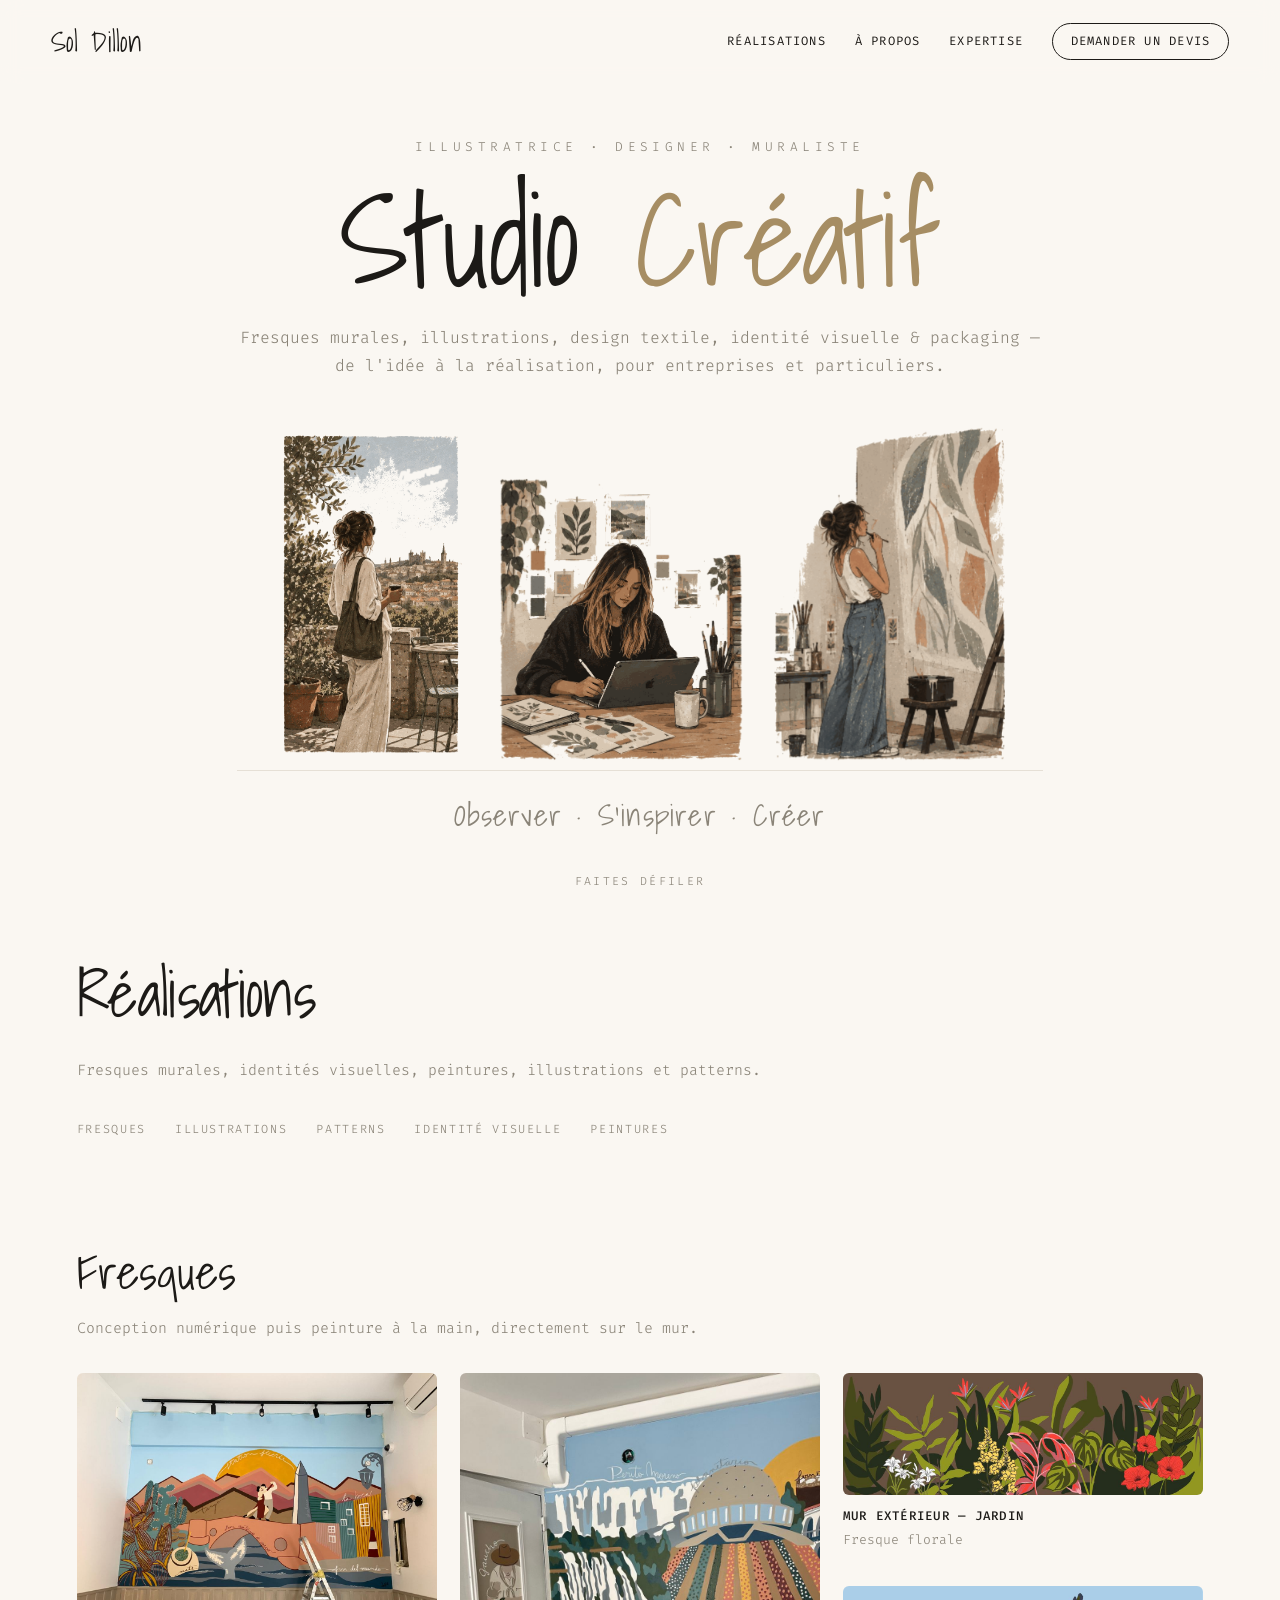
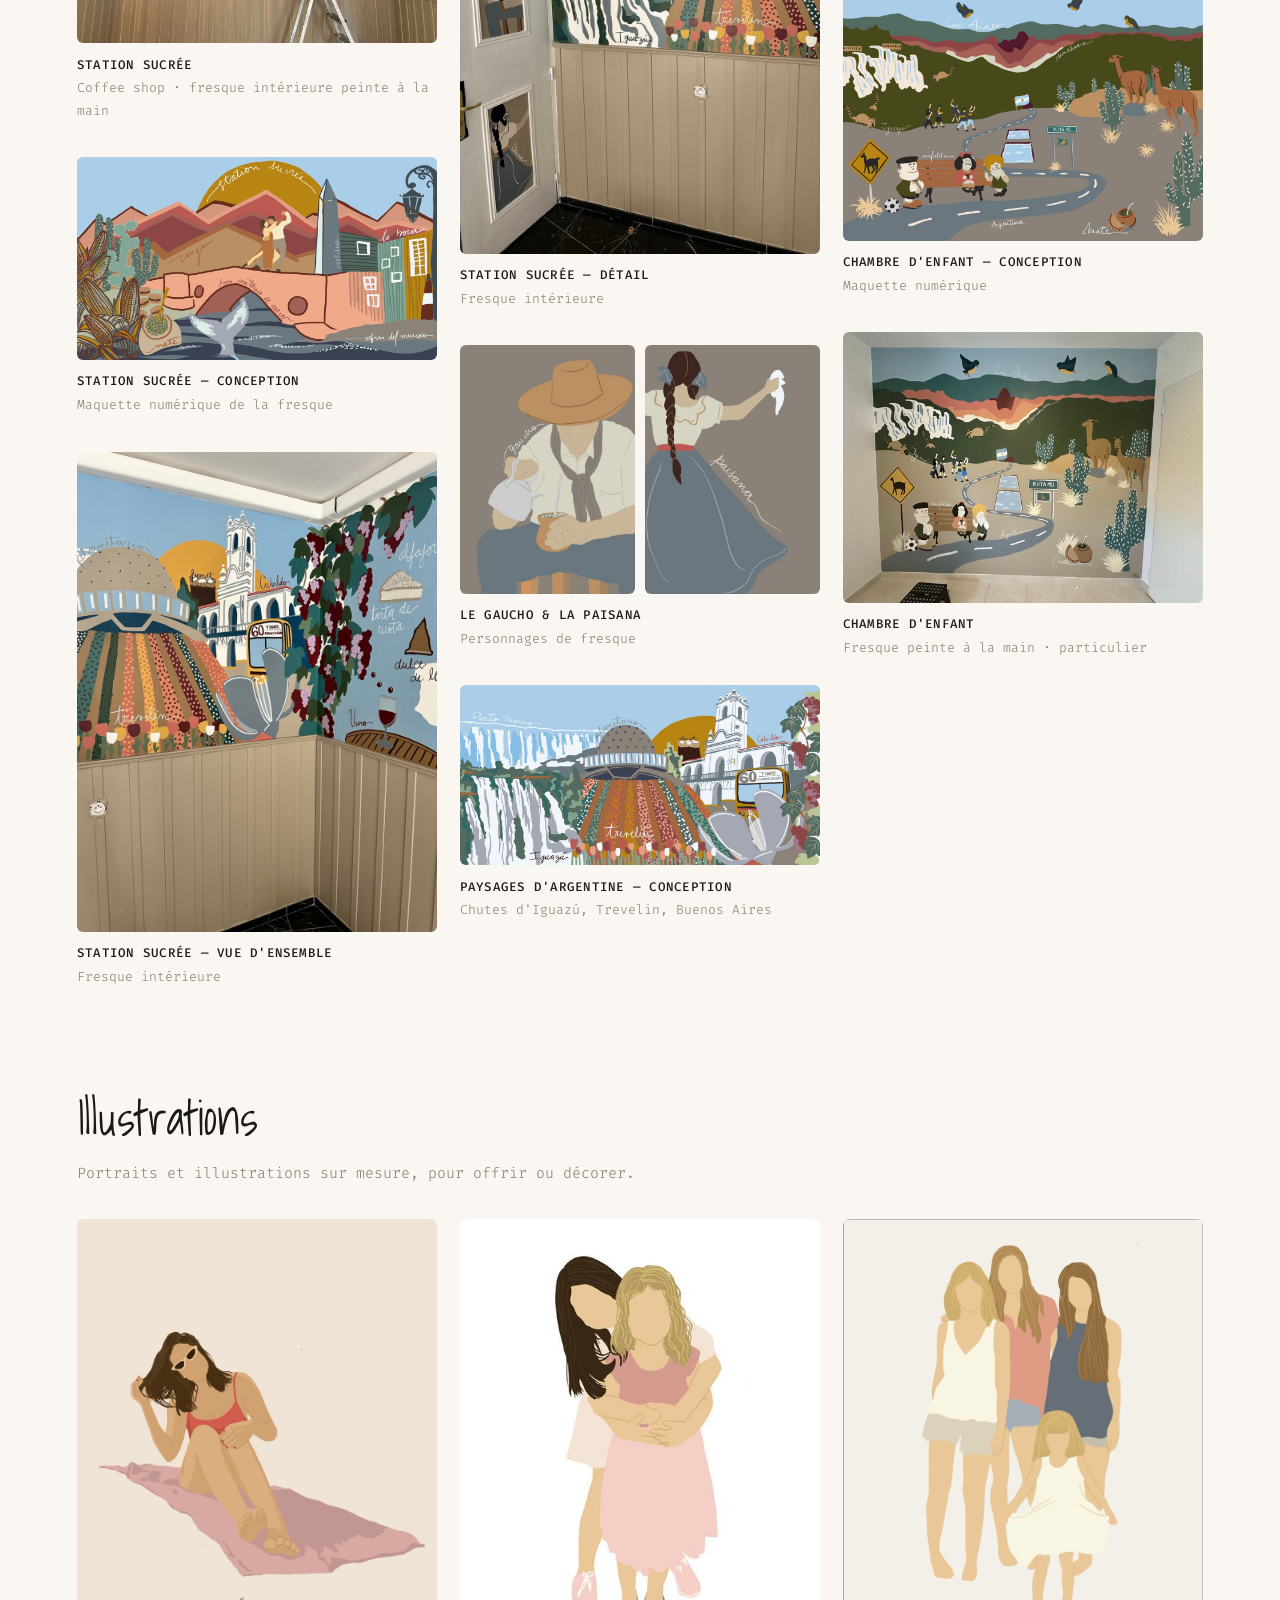
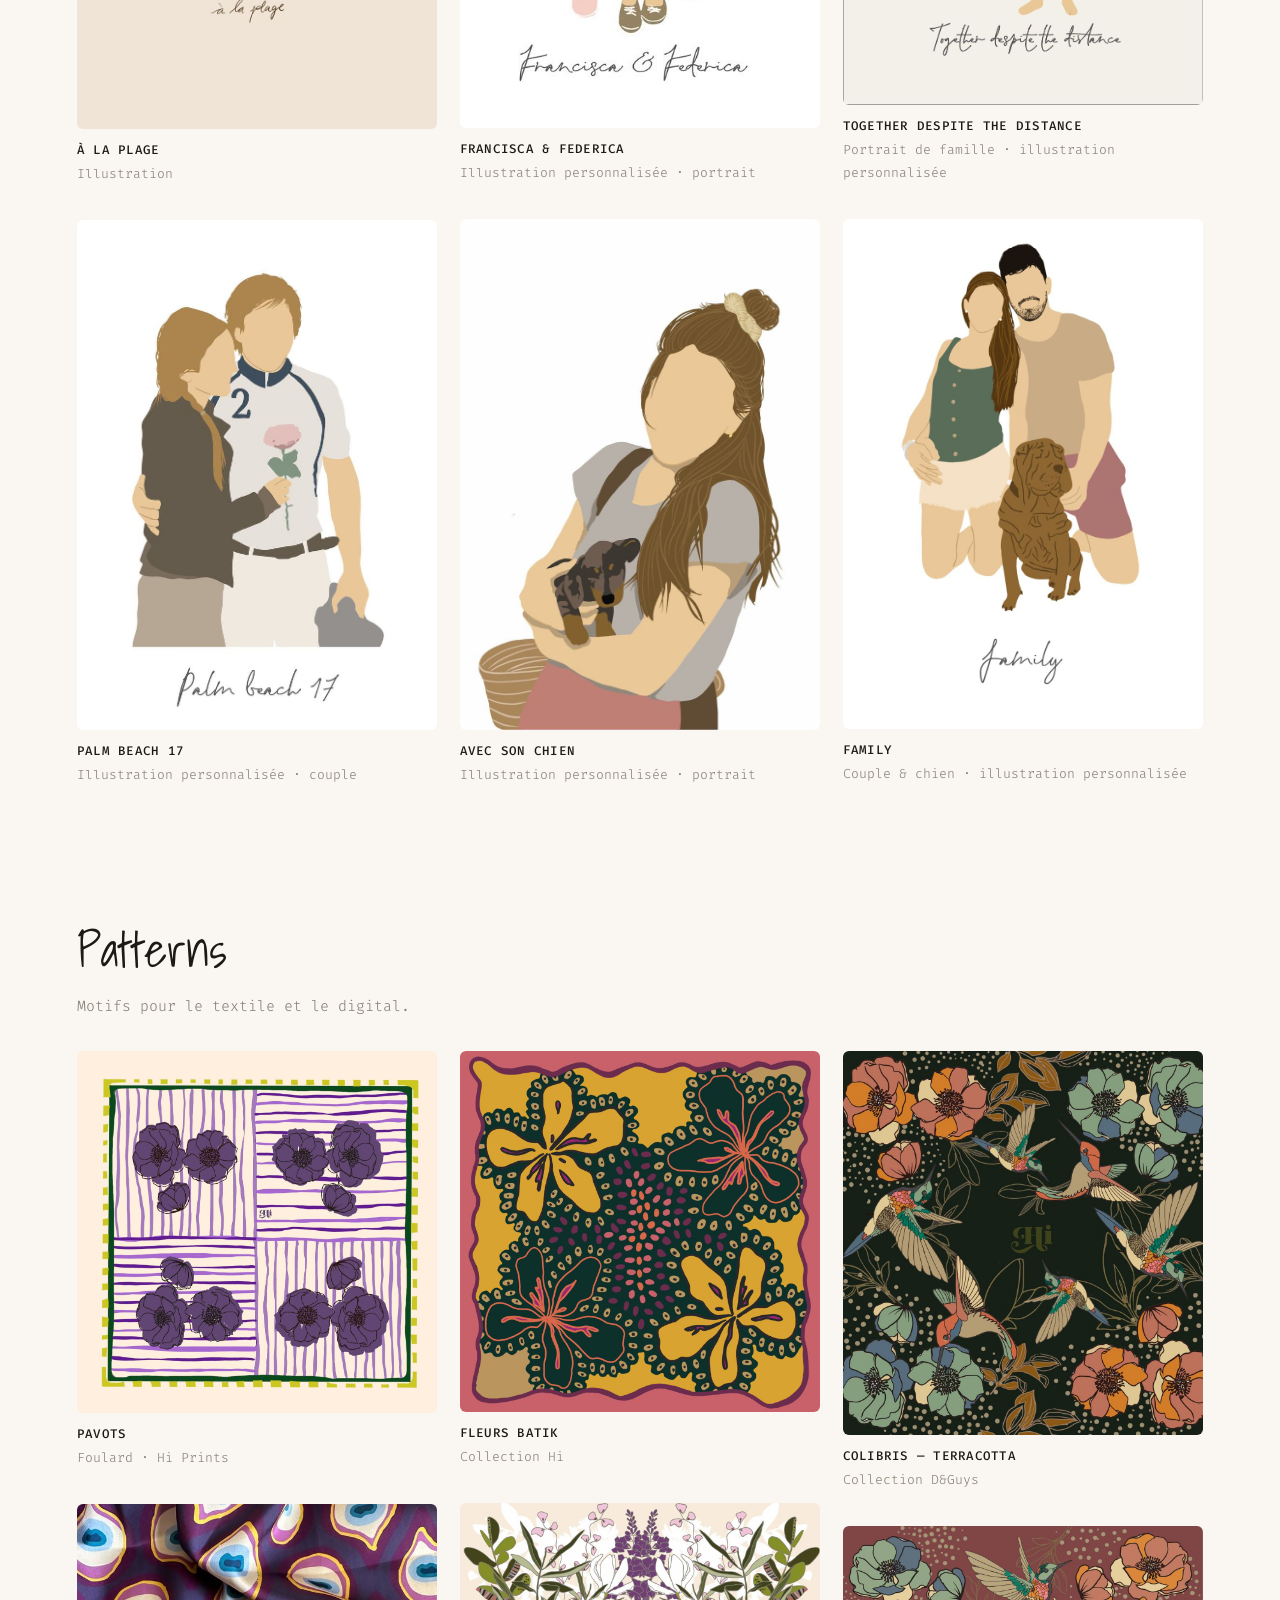
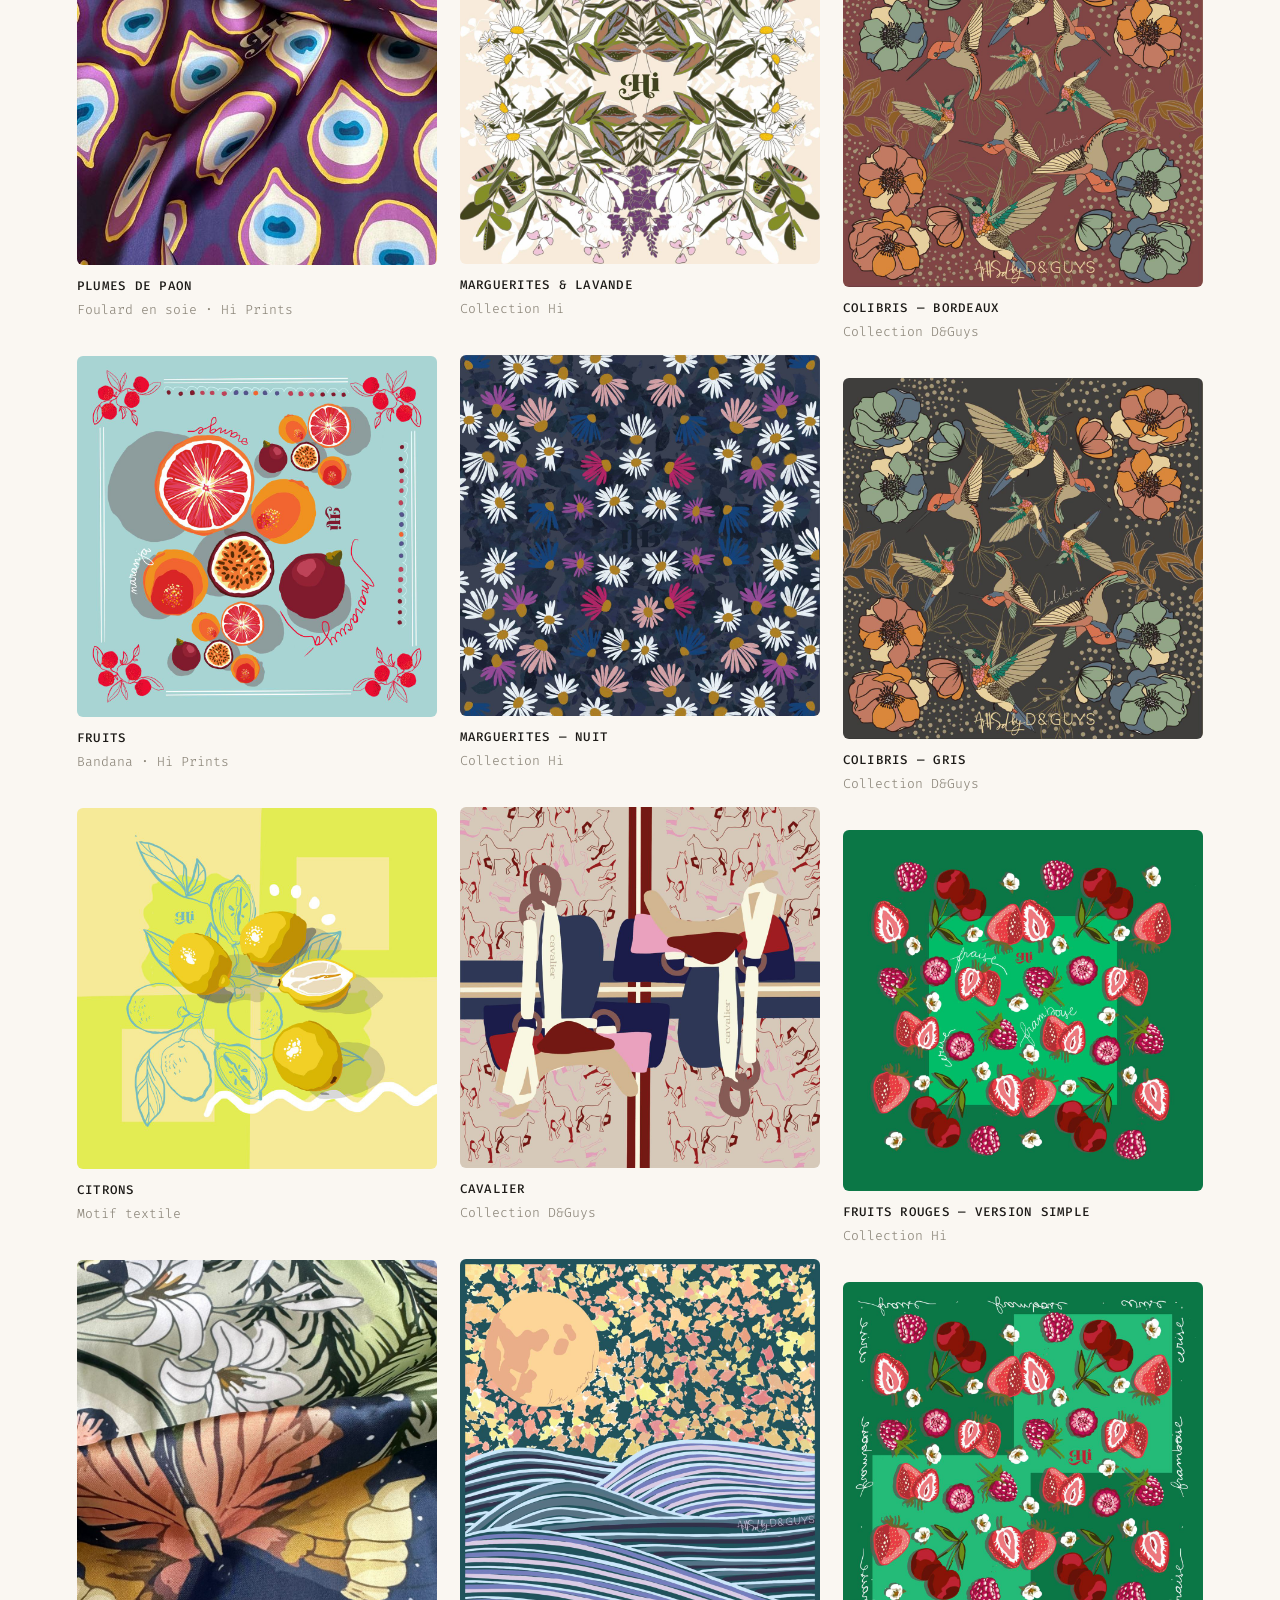
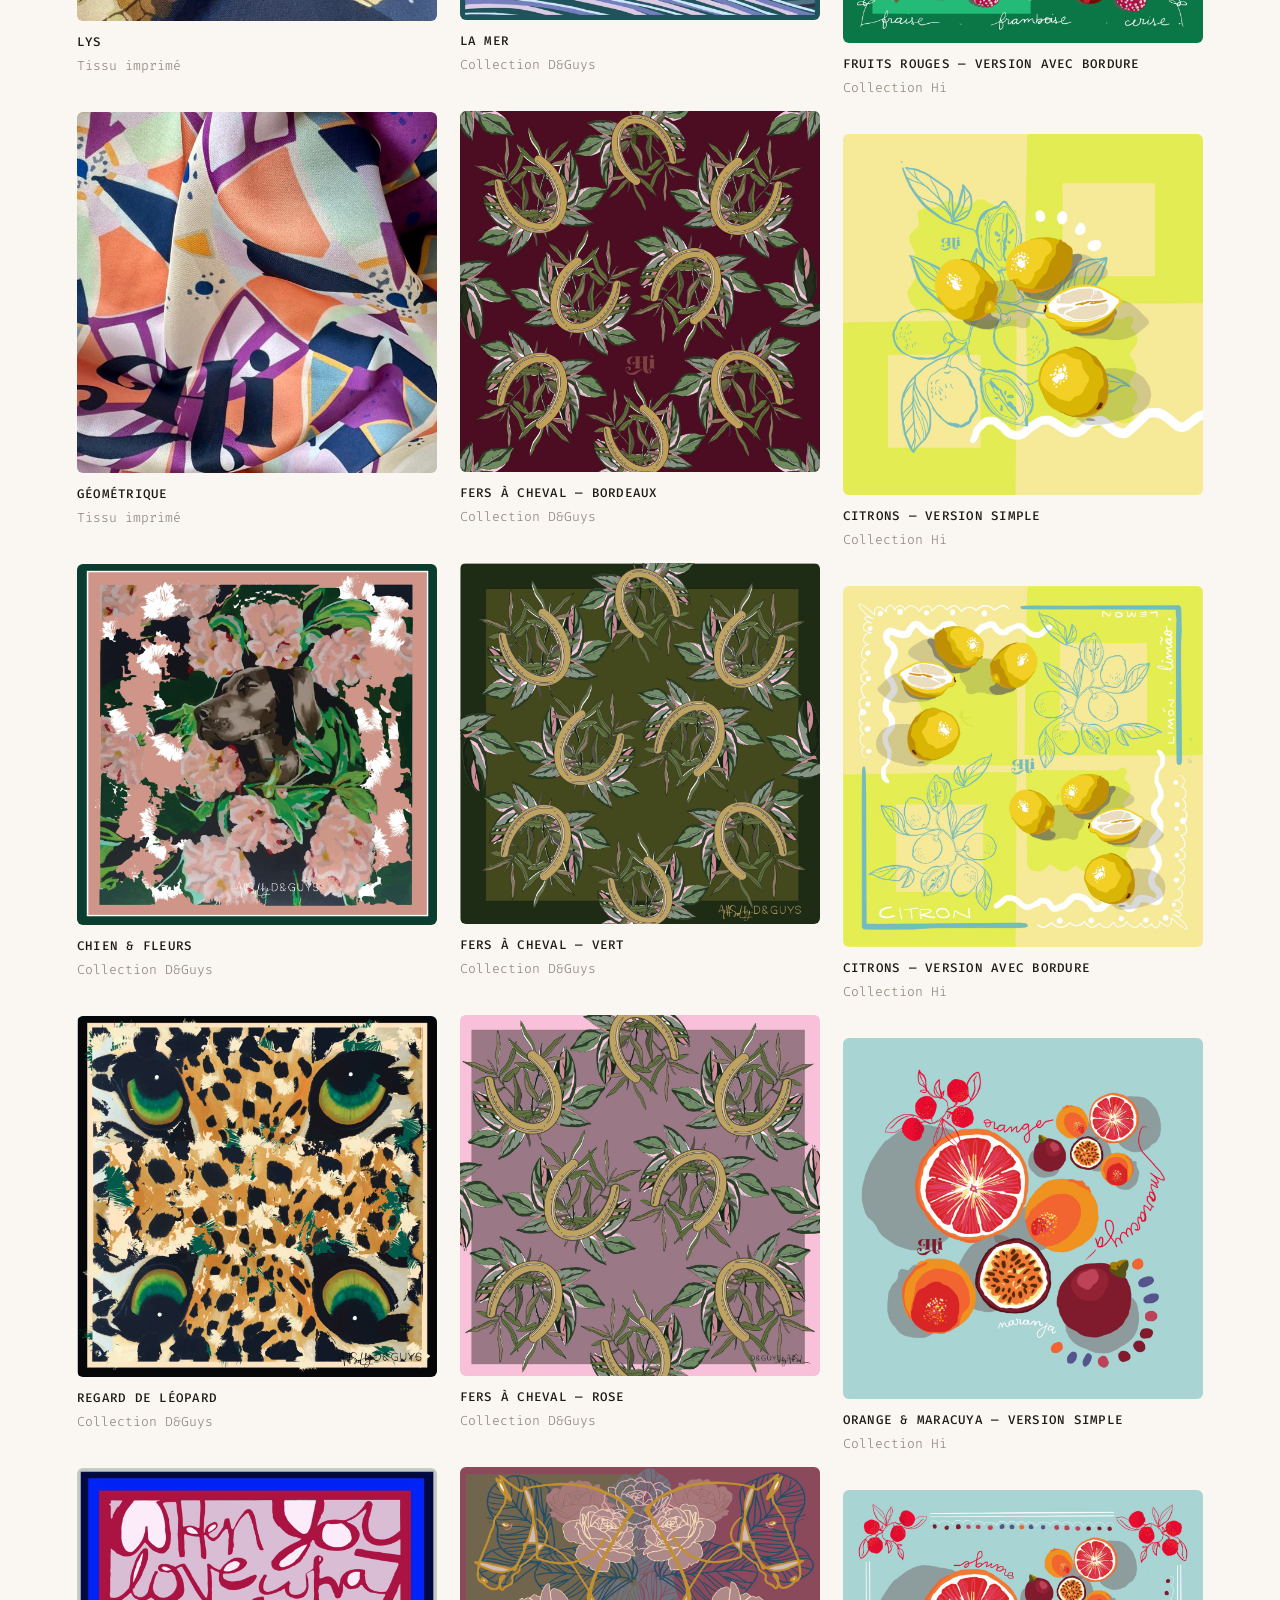
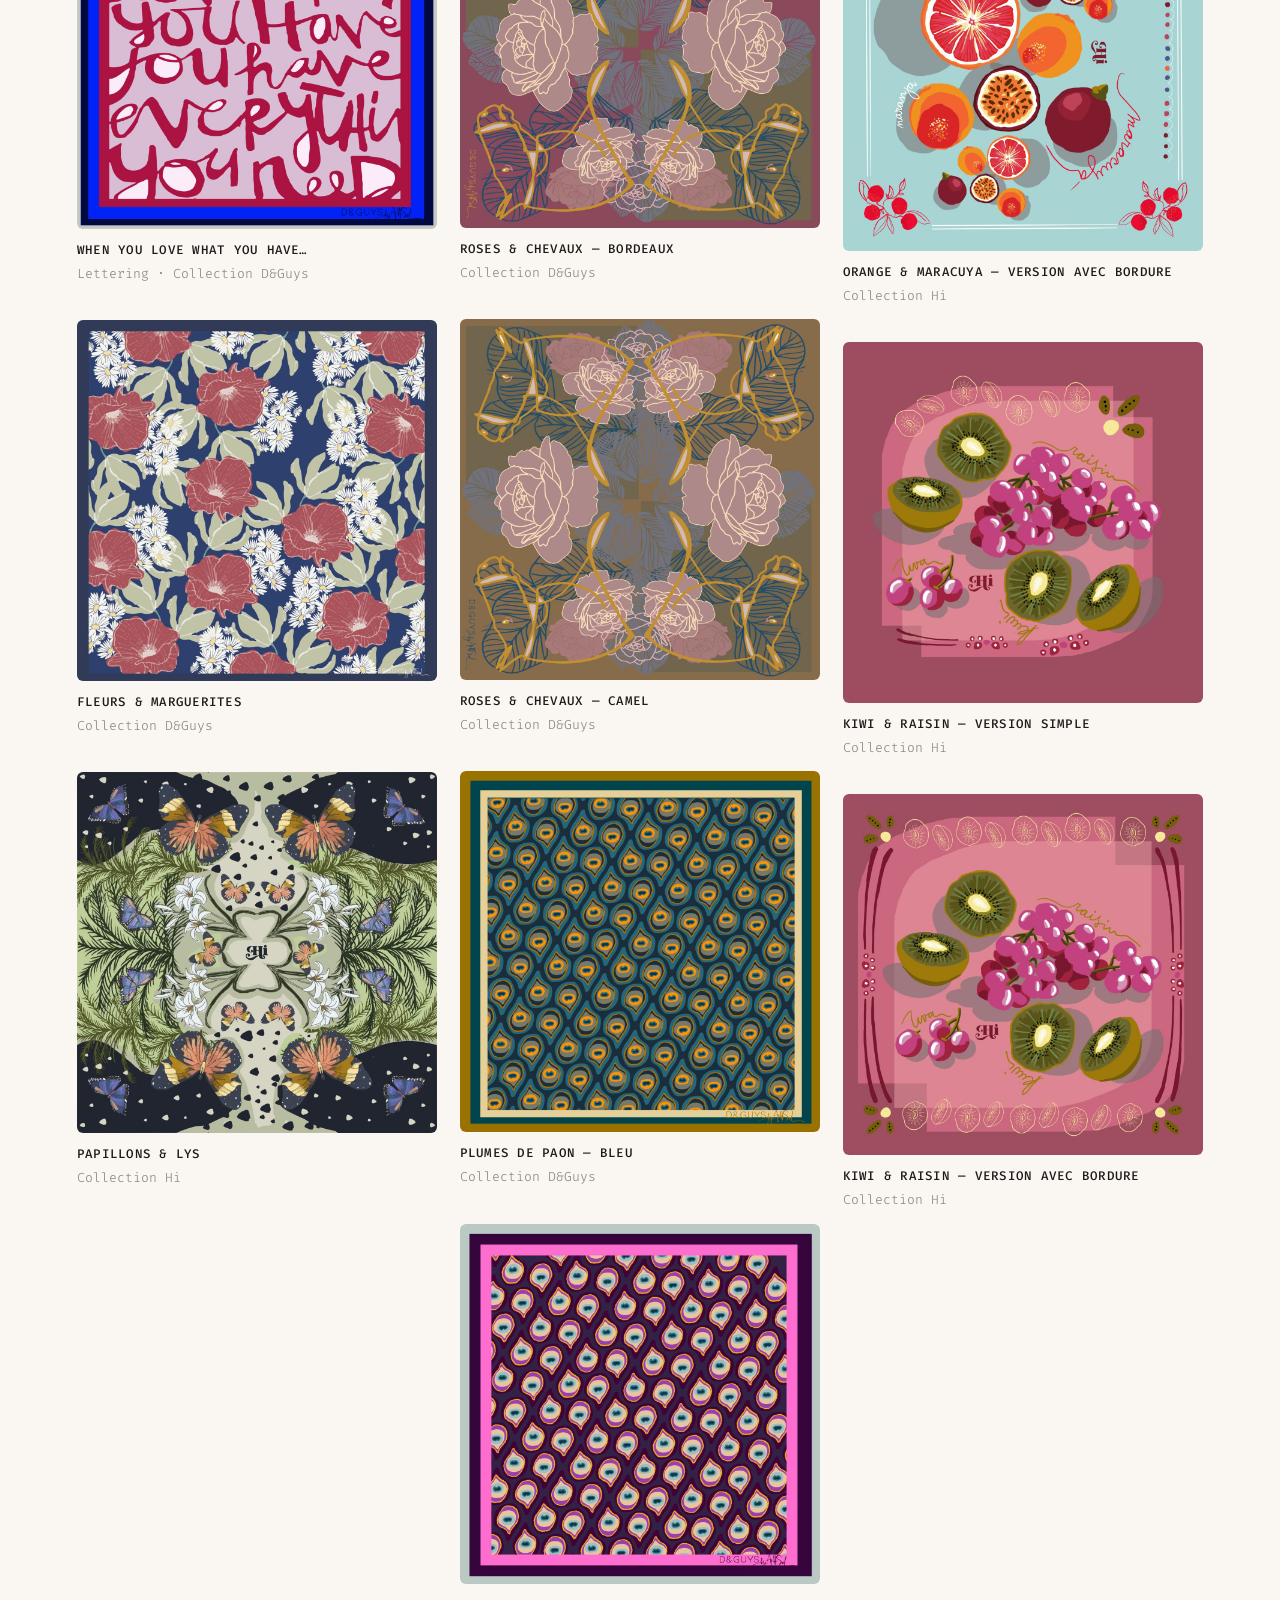
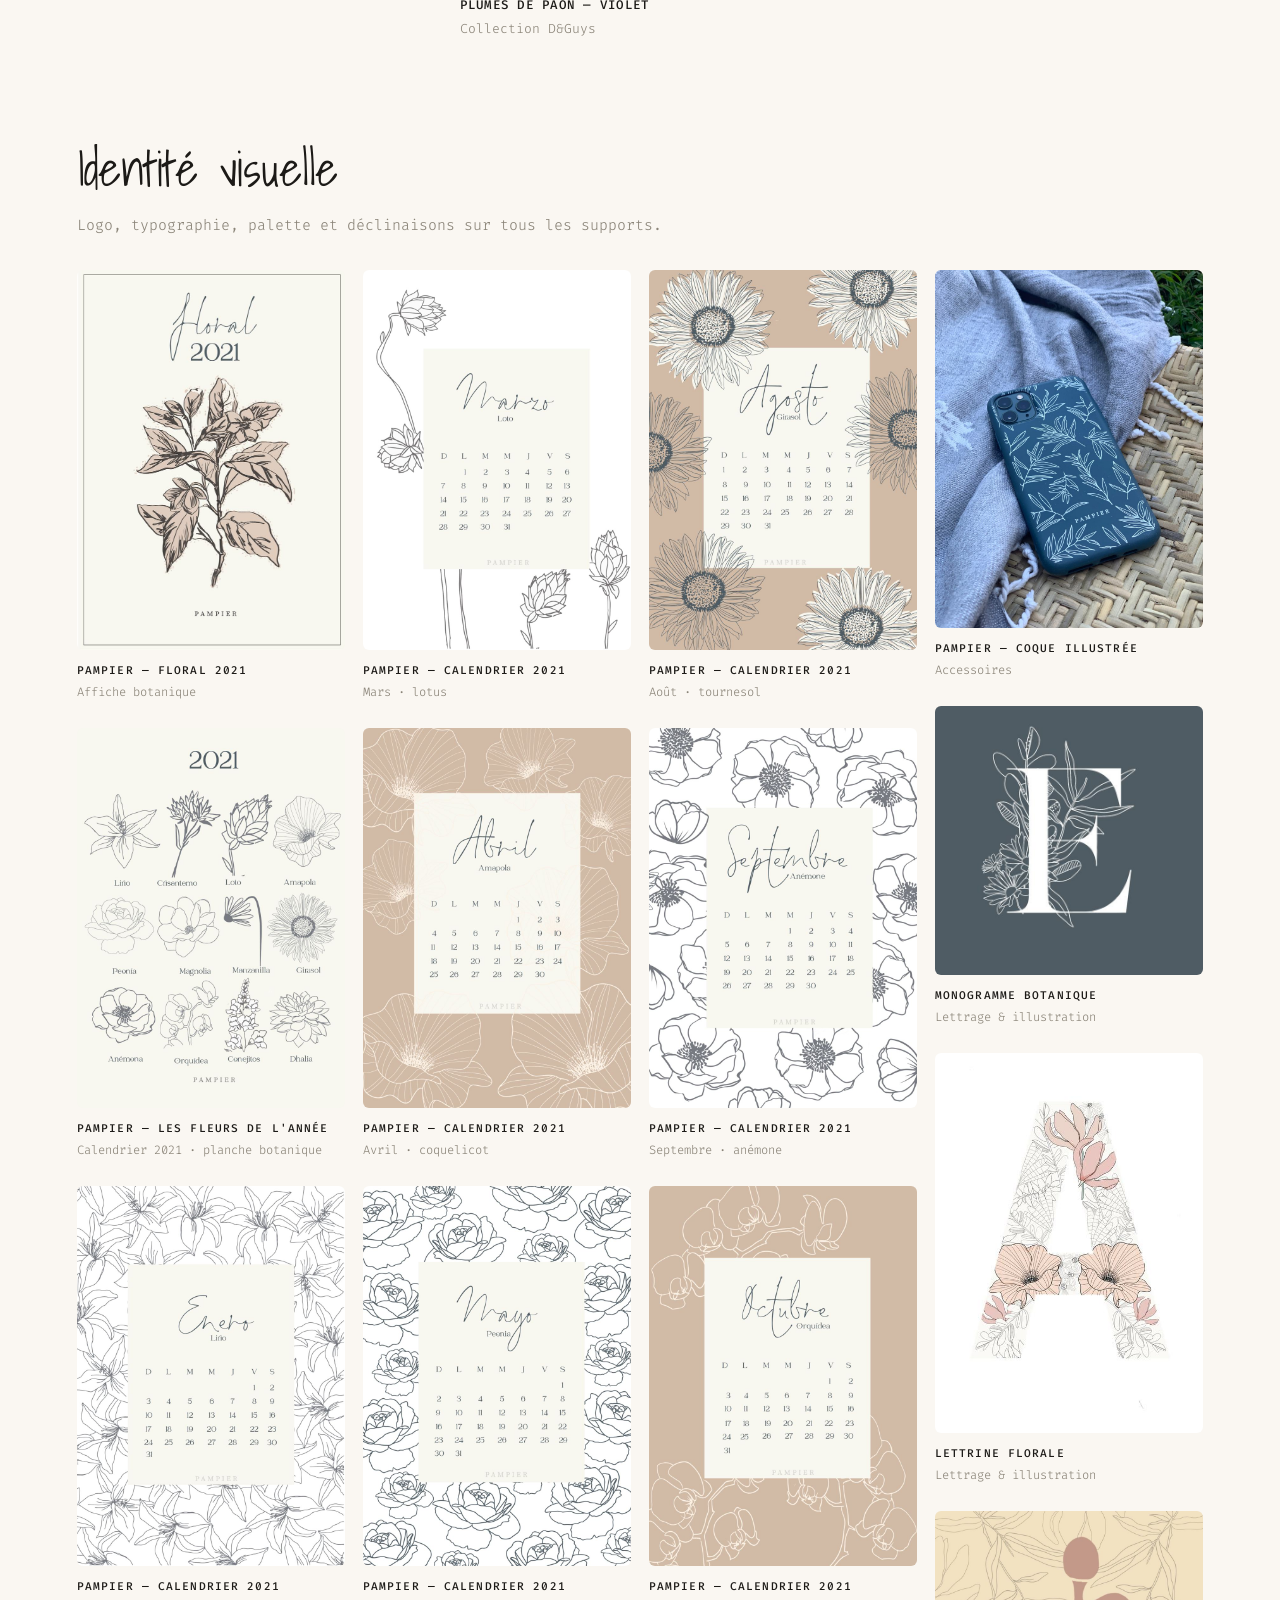
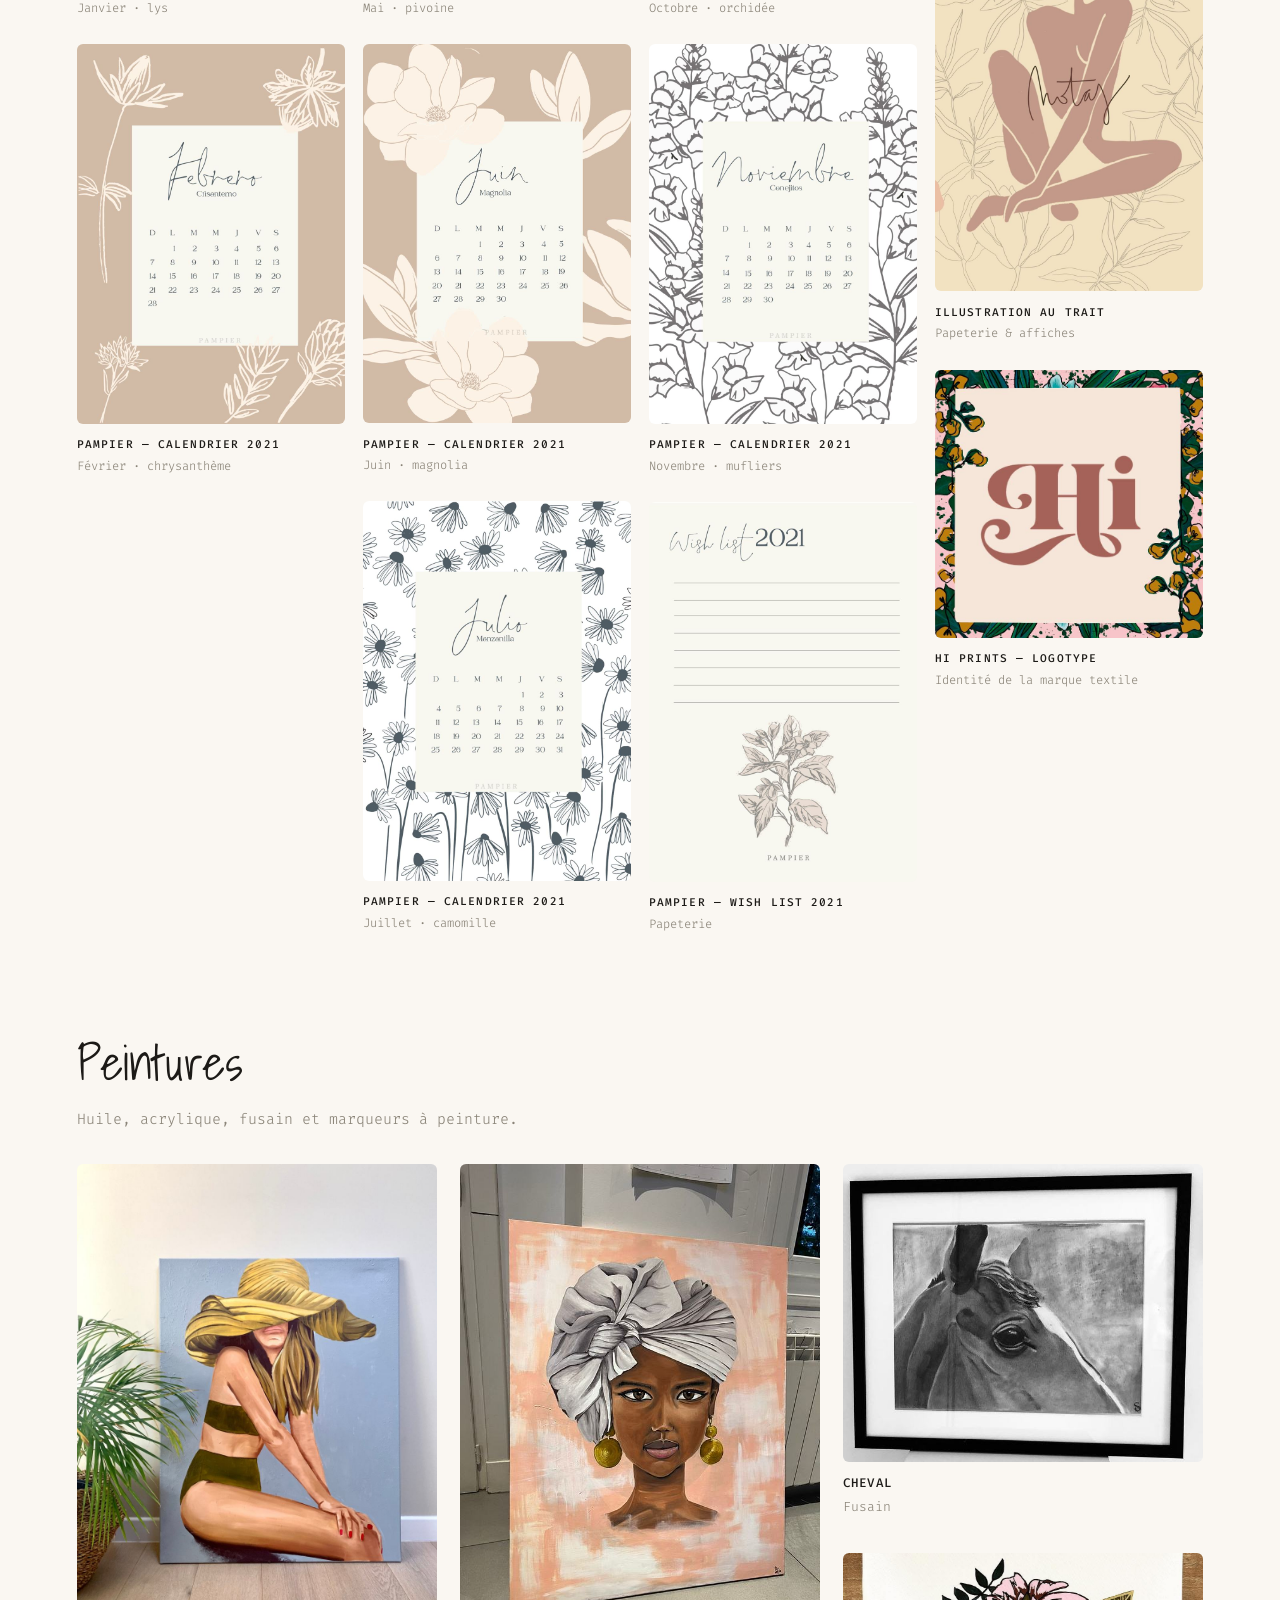
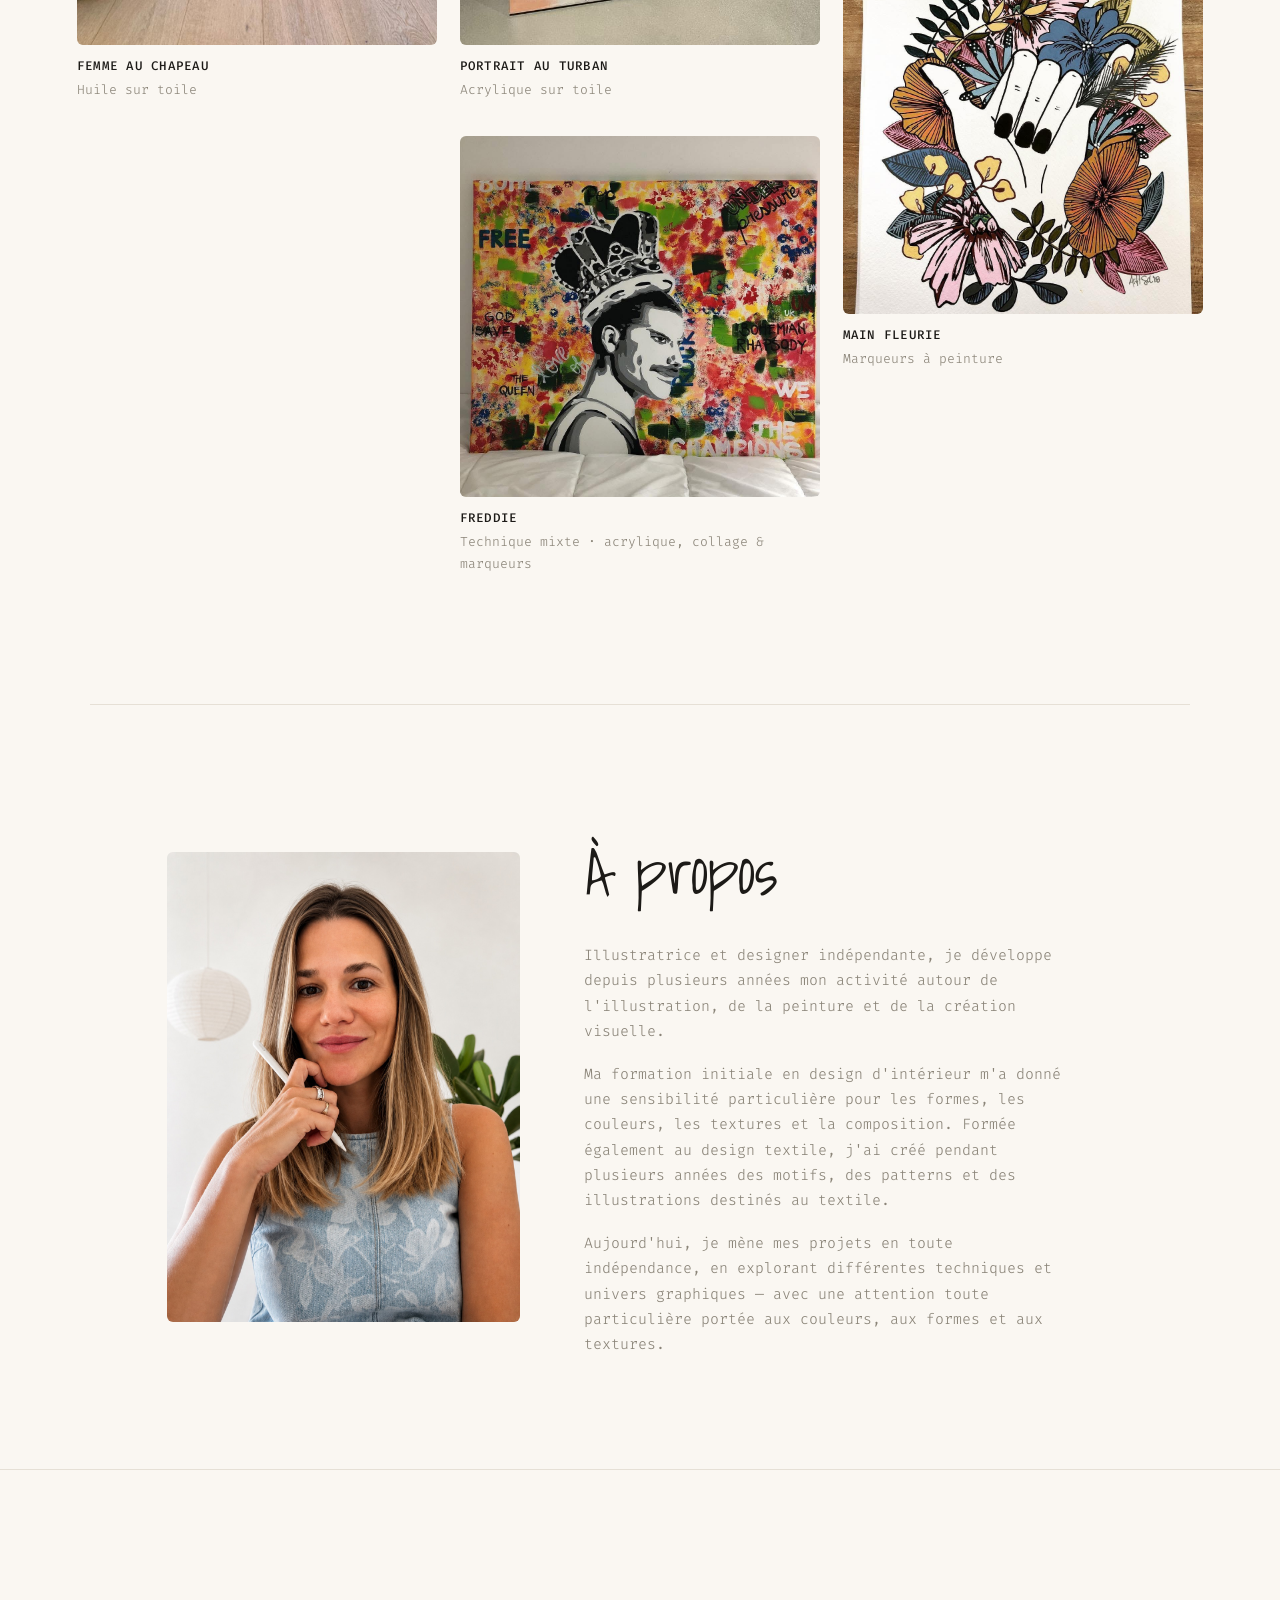
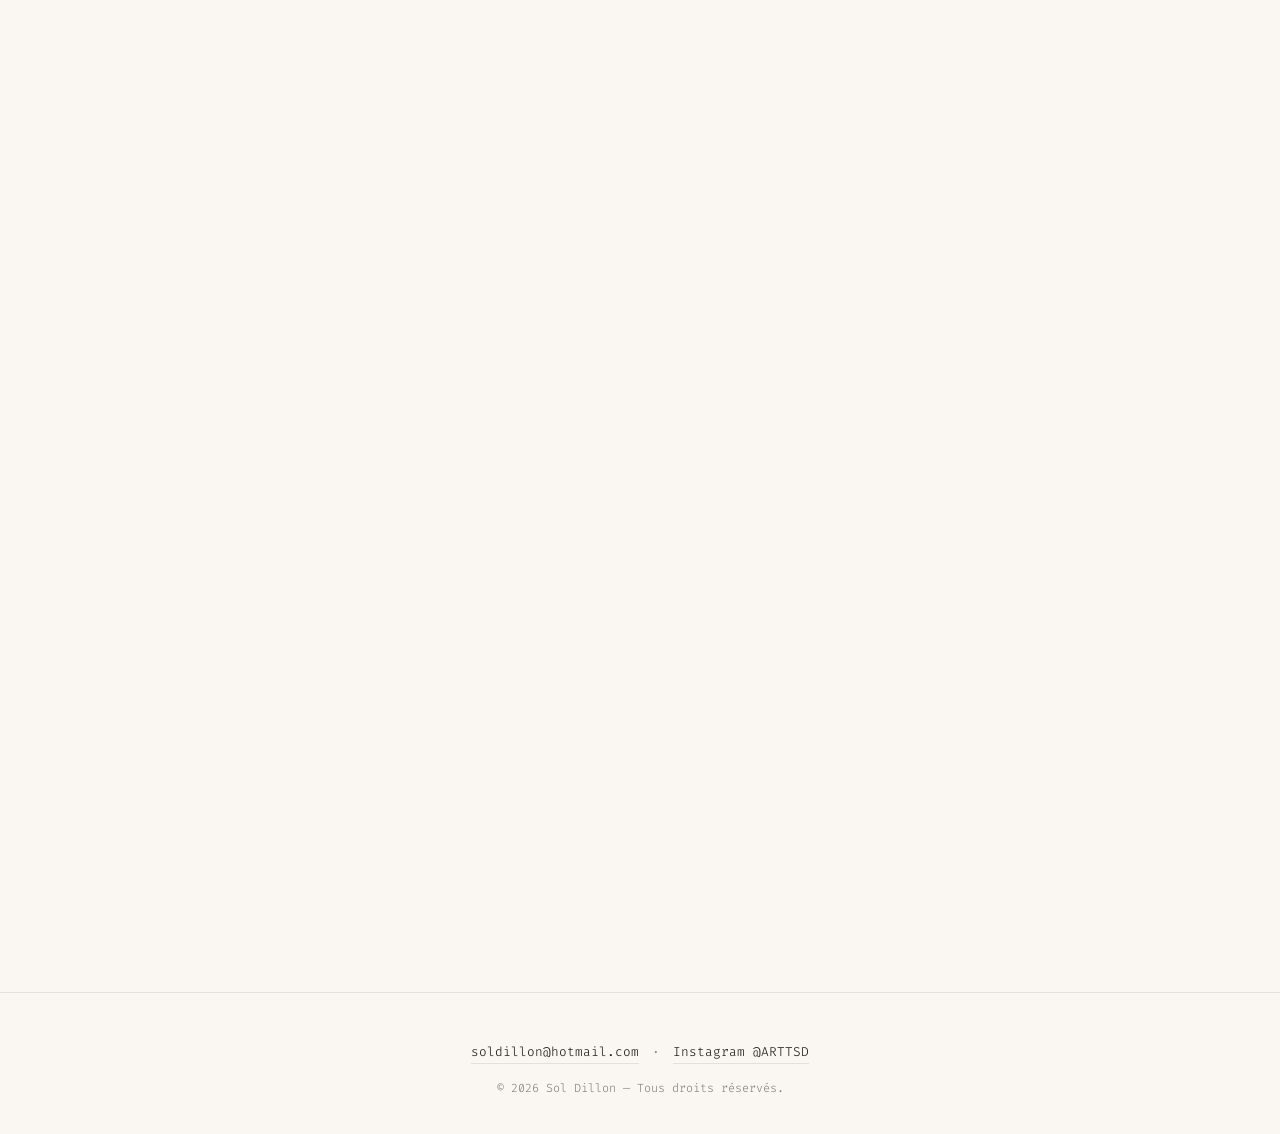
<file: index.html>
<!DOCTYPE html>
<html lang="fr">
<head>
  <meta charset="UTF-8">
  <meta name="viewport" content="width=device-width, initial-scale=1.0">
  <title>Sol Dillon — Studio Créatif</title>
  <meta name="description" content="Sol Dillon, illustratrice, designer et muraliste : fresques murales personnalisées, illustrations, design textile, identité visuelle et packaging. Demandez un devis pour votre projet.">
  <link rel="canonical" href="https://soldillon.com/">
  <meta property="og:type" content="website">
  <meta property="og:site_name" content="Sol Dillon">
  <meta property="og:title" content="Sol Dillon — Studio Créatif">
  <meta property="og:description" content="Fresques murales personnalisées, illustrations, design textile, identité visuelle & packaging — de l'idée à la réalisation.">
  <meta property="og:url" content="https://soldillon.com/">
  <meta property="og:image" content="https://soldillon.com/assets/trabajos/fresques-station-sucree.jpg">
  <meta property="og:locale" content="fr_FR">
  <meta name="twitter:card" content="summary_large_image">
  <meta name="twitter:title" content="Sol Dillon — Studio Créatif">
  <meta name="twitter:description" content="Fresques murales personnalisées, illustrations, design textile, identité visuelle & packaging.">
  <meta name="twitter:image" content="https://soldillon.com/assets/trabajos/fresques-station-sucree.jpg">
  <script type="application/ld+json">
  {
    "@context": "https://schema.org",
    "@graph": [
      {
        "@type": "Person",
        "@id": "https://soldillon.com/#sol",
        "name": "Sol Dillon",
        "jobTitle": "Illustratrice, designer et muraliste",
        "description": "Illustratrice et designer indépendante. Fresques murales personnalisées, illustrations, design textile, identité visuelle et packaging.",
        "url": "https://soldillon.com/",
        "image": "https://soldillon.com/assets/portrait.jpg",
        "email": "mailto:soldillon@hotmail.com",
        "sameAs": ["https://www.instagram.com/arttsd"],
        "knowsAbout": ["Peinture murale", "Fresque murale", "Illustration personnalisée", "Design textile", "Patterns", "Identité visuelle", "Packaging", "Peinture sur toile"]
      },
      {
        "@type": "ProfessionalService",
        "name": "Sol Dillon — Fresques murales & illustration",
        "url": "https://soldillon.com/",
        "image": "https://soldillon.com/assets/trabajos/fresques-station-sucree.jpg",
        "founder": { "@id": "https://soldillon.com/#sol" },
        "areaServed": "France",
        "email": "mailto:soldillon@hotmail.com",
        "description": "Conception et réalisation de fresques murales personnalisées pour coffee shops, bureaux, commerces et particuliers. Illustrations, design textile, identité visuelle et packaging.",
        "makesOffer": [
          { "@type": "Offer", "itemOffered": { "@type": "Service", "name": "Peinture murale personnalisée" } },
          { "@type": "Offer", "itemOffered": { "@type": "Service", "name": "Illustration personnalisée" } },
          { "@type": "Offer", "itemOffered": { "@type": "Service", "name": "Design textile & patterns" } },
          { "@type": "Offer", "itemOffered": { "@type": "Service", "name": "Identité visuelle & packaging" } }
        ]
      },
      {
        "@type": "WebSite",
        "name": "Sol Dillon",
        "url": "https://soldillon.com/",
        "inLanguage": "fr"
      }
    ]
  }
  </script>
  <link rel="preconnect" href="https://fonts.googleapis.com">
  <link href="https://fonts.googleapis.com/css2?family=Shadows+Into+Light&family=Fira+Code:wght@300;400;500;600&display=swap" rel="stylesheet">
  <link rel="stylesheet" href="css/style.css?v=29">
</head>
<body>

  <!-- ══════════ NAV ══════════ -->
  <header class="nav">
    <a class="nav__logo" href="#accueil">Sol Dillon</a>
    <nav class="nav__links">
      <a href="#realisations">Réalisations</a>
      <a href="#apropos">À propos</a>
      <a href="#expertise">Expertise</a>
      <a href="devis.html" class="nav__cta">Demander un devis</a>
    </nav>
  </header>

  <!-- ══════════ HERO ══════════ -->
  <section class="hero" id="accueil">
    <p class="hero__kicker">Illustratrice · Designer · Muraliste</p>
    <h1 class="hero__title">Studio <em>Créatif</em></h1>
    <p class="hero__sub">Fresques murales, illustrations, design textile, identité visuelle &amp; packaging —<br>de l'idée à la réalisation, pour entreprises et particuliers.</p>
    <div class="hero__timeline" aria-hidden="true">
      <img src="assets/personajes/observer.png?v=4" alt="">
      <img src="assets/personajes/motifs.png?v=3" alt="">
      <img src="assets/personajes/fresque.png?v=3" alt="">
    </div>
    <p class="hero__caption">Observer · S'inspirer · Créer</p>
    <div class="hero__scroll" aria-hidden="true">
      <span>Faites défiler</span>
    </div>
  </section>

  <!-- ══════════ RÉALISATIONS ══════════ -->
  <section class="works" id="realisations">
    <h2 class="sec-title reveal">Réalisations</h2>
    <p class="sec-sub reveal">Fresques murales, identités visuelles, peintures, illustrations et patterns.</p>
    <nav class="cat-nav reveal" aria-label="Catégories">
      <a href="#fresques">Fresques</a>
      <a href="#illustrations">Illustrations</a>
      <a href="#patterns">Patterns</a>
      <a href="#identite">Identité visuelle</a>
      <a href="#peintures">Peintures</a>
    </nav>

    <div class="cat" id="fresques">
      <h3 class="cat__title reveal">Fresques</h3>
      <p class="cat__sub reveal">Conception numérique puis peinture à la main, directement sur le mur.</p>
      <div class="works__grid">
        <figure class="work reveal">
          <img src="assets/trabajos/fresques-station-sucree.jpg" alt="Station Sucrée — Coffee shop · fresque intérieure peinte à la main" loading="lazy">
          <figcaption><strong>Station Sucrée</strong><span>Coffee shop · fresque intérieure peinte à la main</span></figcaption>
        </figure>
        <figure class="work reveal">
          <img src="assets/trabajos/fresques-station-sucree-conception.jpg" alt="Station Sucrée — conception — Maquette numérique de la fresque" loading="lazy">
          <figcaption><strong>Station Sucrée — conception</strong><span>Maquette numérique de la fresque</span></figcaption>
        </figure>
        <figure class="work reveal">
          <img src="assets/trabajos/fresques-station-sucree-vue.jpg" alt="Station Sucrée — vue d'ensemble — Fresque intérieure" loading="lazy">
          <figcaption><strong>Station Sucrée — vue d'ensemble</strong><span>Fresque intérieure</span></figcaption>
        </figure>
        <figure class="work reveal">
          <img src="assets/trabajos/fresques-station-sucree-detail.jpg" alt="Station Sucrée — détail — Fresque intérieure" loading="lazy">
          <figcaption><strong>Station Sucrée — détail</strong><span>Fresque intérieure</span></figcaption>
        </figure>
        <figure class="work work--pair reveal">
          <div class="work__pair">
            <img src="assets/trabajos/fresques-gaucho.jpg" alt="Le gaucho — personnage de fresque" loading="lazy">
            <img src="assets/trabajos/fresques-paisana.jpg" alt="La paisana — personnage de fresque" loading="lazy">
          </div>
          <figcaption><strong>Le gaucho &amp; la paisana</strong><span>Personnages de fresque</span></figcaption>
        </figure>
        <figure class="work reveal">
          <img src="assets/trabajos/fresques-argentine-conception.jpg" alt="Paysages d'Argentine — conception — Chutes d'Iguazú, Trevelin, Buenos Aires" loading="lazy">
          <figcaption><strong>Paysages d'Argentine — conception</strong><span>Chutes d'Iguazú, Trevelin, Buenos Aires</span></figcaption>
        </figure>
        <figure class="work reveal">
          <img src="assets/trabajos/fresques-jardin.jpg" alt="Mur extérieur — jardin — Fresque florale" loading="lazy">
          <figcaption><strong>Mur extérieur — jardin</strong><span>Fresque florale</span></figcaption>
        </figure>
        <figure class="work reveal">
          <img src="assets/trabajos/fresques-chambre-enfant-conception.jpg" alt="Chambre d'enfant — conception — Maquette numérique" loading="lazy">
          <figcaption><strong>Chambre d'enfant — conception</strong><span>Maquette numérique</span></figcaption>
        </figure>
        <figure class="work reveal">
          <img src="assets/trabajos/fresques-chambre-enfant.jpg" alt="Chambre d'enfant — Fresque peinte à la main · particulier" loading="lazy">
          <figcaption><strong>Chambre d'enfant</strong><span>Fresque peinte à la main · particulier</span></figcaption>
        </figure>
      </div>
    </div>

    <div class="cat" id="illustrations">
      <h3 class="cat__title reveal">Illustrations</h3>
      <p class="cat__sub reveal">Portraits et illustrations sur mesure, pour offrir ou décorer.</p>
      <div class="works__grid">
        <figure class="work reveal">
          <img src="assets/trabajos/illustrations-a-la-plage.jpg" alt="À la plage — Illustration" loading="lazy">
          <figcaption><strong>À la plage</strong><span>Illustration</span></figcaption>
        </figure>
        <figure class="work reveal">
          <img src="assets/trabajos/illustrations-palm-beach.jpg" alt="Palm Beach 17 — Illustration personnalisée · couple" loading="lazy">
          <figcaption><strong>Palm Beach 17</strong><span>Illustration personnalisée · couple</span></figcaption>
        </figure>
        <figure class="work reveal">
          <img src="assets/trabajos/illustrations-francisca-federica.jpg" alt="Francisca &amp; Federica — Illustration personnalisée · portrait" loading="lazy">
          <figcaption><strong>Francisca &amp; Federica</strong><span>Illustration personnalisée · portrait</span></figcaption>
        </figure>
        <figure class="work reveal">
          <img src="assets/trabajos/illustrations-portrait-chien.jpg" alt="Avec son chien — Illustration personnalisée · portrait" loading="lazy">
          <figcaption><strong>Avec son chien</strong><span>Illustration personnalisée · portrait</span></figcaption>
        </figure>
        <figure class="work reveal">
          <img src="assets/trabajos/illustrations-quatre-soeurs.jpg?v=2" alt="Together despite the distance — Portrait de famille · illustration personnalisée" loading="lazy">
          <figcaption><strong>Together despite the distance</strong><span>Portrait de famille · illustration personnalisée</span></figcaption>
        </figure>
        <figure class="work reveal">
          <img src="assets/trabajos/illustrations-family.jpg?v=2" alt="Family — Couple &amp; chien · illustration personnalisée" loading="lazy">
          <figcaption><strong>Family</strong><span>Couple &amp; chien · illustration personnalisée</span></figcaption>
        </figure>
      </div>
    </div>

    <div class="cat" id="patterns">
      <h3 class="cat__title reveal">Patterns</h3>
      <p class="cat__sub reveal">Motifs pour le textile et le digital.</p>
      <div class="works__grid">
        <figure class="work reveal">
          <img src="assets/trabajos/patterns-pavots.jpg" alt="Pavots — Foulard · Hi Prints" loading="lazy">
          <figcaption><strong>Pavots</strong><span>Foulard · Hi Prints</span></figcaption>
        </figure>
        <figure class="work reveal">
          <img src="assets/trabajos/patterns-plumes-de-paon.jpg" alt="Plumes de paon — Foulard en soie · Hi Prints" loading="lazy">
          <figcaption><strong>Plumes de paon</strong><span>Foulard en soie · Hi Prints</span></figcaption>
        </figure>
        <figure class="work reveal">
          <img src="assets/trabajos/patterns-fruits.jpg" alt="Fruits — Bandana · Hi Prints" loading="lazy">
          <figcaption><strong>Fruits</strong><span>Bandana · Hi Prints</span></figcaption>
        </figure>
        <figure class="work reveal">
          <img src="assets/trabajos/patterns-citrons.jpg" alt="Citrons — Motif textile" loading="lazy">
          <figcaption><strong>Citrons</strong><span>Motif textile</span></figcaption>
        </figure>
        <figure class="work reveal">
          <img src="assets/trabajos/patterns-lys.jpg" alt="Lys — Tissu imprimé" loading="lazy">
          <figcaption><strong>Lys</strong><span>Tissu imprimé</span></figcaption>
        </figure>
        <figure class="work reveal">
          <img src="assets/trabajos/patterns-geometrique.jpg" alt="Géométrique — Tissu imprimé" loading="lazy">
          <figcaption><strong>Géométrique</strong><span>Tissu imprimé</span></figcaption>
        </figure>
        <figure class="work reveal">
          <img src="assets/trabajos/patterns-chien-fleurs.jpg" alt="Chien &amp; fleurs — Collection D&amp;Guys" loading="lazy">
          <figcaption><strong>Chien &amp; fleurs</strong><span>Collection D&amp;Guys</span></figcaption>
        </figure>
        <figure class="work reveal">
          <img src="assets/trabajos/patterns-leopard.jpg" alt="Regard de léopard — Collection D&amp;Guys" loading="lazy">
          <figcaption><strong>Regard de léopard</strong><span>Collection D&amp;Guys</span></figcaption>
        </figure>
        <figure class="work reveal">
          <img src="assets/trabajos/patterns-lettering-love.jpg" alt="When you love what you have… — Lettering · Collection D&amp;Guys" loading="lazy">
          <figcaption><strong>When you love what you have…</strong><span>Lettering · Collection D&amp;Guys</span></figcaption>
        </figure>
        <figure class="work reveal">
          <img src="assets/trabajos/patterns-fleurs-marguerites.jpg" alt="Fleurs &amp; marguerites — Collection D&amp;Guys" loading="lazy">
          <figcaption><strong>Fleurs &amp; marguerites</strong><span>Collection D&amp;Guys</span></figcaption>
        </figure>
        <figure class="work reveal">
          <img src="assets/trabajos/patterns-papillons-lys.jpg" alt="Papillons &amp; lys — Collection Hi" loading="lazy">
          <figcaption><strong>Papillons &amp; lys</strong><span>Collection Hi</span></figcaption>
        </figure>
        <figure class="work reveal">
          <img src="assets/trabajos/patterns-fleurs-batik.jpg" alt="Fleurs batik — Collection Hi" loading="lazy">
          <figcaption><strong>Fleurs batik</strong><span>Collection Hi</span></figcaption>
        </figure>
        <figure class="work reveal">
          <img src="assets/trabajos/patterns-marguerites-lavande.jpg?v=2" alt="Marguerites &amp; lavande — Collection Hi" loading="lazy">
          <figcaption><strong>Marguerites &amp; lavande</strong><span>Collection Hi</span></figcaption>
        </figure>
        <figure class="work reveal">
          <img src="assets/trabajos/patterns-marguerites-nuit.jpg?v=2" alt="Marguerites — nuit — Collection Hi" loading="lazy">
          <figcaption><strong>Marguerites — nuit</strong><span>Collection Hi</span></figcaption>
        </figure>
        <figure class="work reveal">
          <img src="assets/trabajos/patterns-cavalier.jpg" alt="Cavalier — Collection D&amp;Guys" loading="lazy">
          <figcaption><strong>Cavalier</strong><span>Collection D&amp;Guys</span></figcaption>
        </figure>
        <figure class="work reveal">
          <img src="assets/trabajos/patterns-la-mer.jpg" alt="La mer — Collection D&amp;Guys" loading="lazy">
          <figcaption><strong>La mer</strong><span>Collection D&amp;Guys</span></figcaption>
        </figure>
        <figure class="work reveal">
          <img src="assets/trabajos/patterns-fers-a-cheval.jpg" alt="Fers à cheval — Bordeaux" loading="lazy">
          <figcaption><strong>Fers à cheval — Bordeaux</strong><span>Collection D&amp;Guys</span></figcaption>
        </figure>
        <figure class="work reveal">
          <img src="assets/trabajos/patterns-fers-a-cheval-vert.jpg" alt="Fers à cheval — Vert" loading="lazy">
          <figcaption><strong>Fers à cheval — Vert</strong><span>Collection D&amp;Guys</span></figcaption>
        </figure>
        <figure class="work reveal">
          <img src="assets/trabajos/patterns-fers-a-cheval-rose.jpg" alt="Fers à cheval — Rose" loading="lazy">
          <figcaption><strong>Fers à cheval — Rose</strong><span>Collection D&amp;Guys</span></figcaption>
        </figure>
        <figure class="work reveal">
          <img src="assets/trabajos/patterns-roses-chevaux-bordeaux.jpg" alt="Roses &amp; chevaux — Bordeaux" loading="lazy">
          <figcaption><strong>Roses &amp; chevaux — Bordeaux</strong><span>Collection D&amp;Guys</span></figcaption>
        </figure>
        <figure class="work reveal">
          <img src="assets/trabajos/patterns-roses-chevaux-camel.jpg" alt="Roses &amp; chevaux — Camel" loading="lazy">
          <figcaption><strong>Roses &amp; chevaux — Camel</strong><span>Collection D&amp;Guys</span></figcaption>
        </figure>
        <figure class="work reveal">
          <img src="assets/trabajos/patterns-plumes-de-paon-bleu.jpg" alt="Plumes de paon — Bleu" loading="lazy">
          <figcaption><strong>Plumes de paon — Bleu</strong><span>Collection D&amp;Guys</span></figcaption>
        </figure>
        <figure class="work reveal">
          <img src="assets/trabajos/patterns-plumes-de-paon-violet.jpg" alt="Plumes de paon — Violet" loading="lazy">
          <figcaption><strong>Plumes de paon — Violet</strong><span>Collection D&amp;Guys</span></figcaption>
        </figure>
        <figure class="work reveal">
          <img src="assets/trabajos/patterns-colibris.jpg" alt="Colibris — Terracotta" loading="lazy">
          <figcaption><strong>Colibris — Terracotta</strong><span>Collection D&amp;Guys</span></figcaption>
        </figure>
        <figure class="work reveal">
          <img src="assets/trabajos/patterns-colibris-bordeaux.jpg" alt="Colibris — Bordeaux" loading="lazy">
          <figcaption><strong>Colibris — Bordeaux</strong><span>Collection D&amp;Guys</span></figcaption>
        </figure>
        <figure class="work reveal">
          <img src="assets/trabajos/patterns-colibris-gris.jpg" alt="Colibris — Gris" loading="lazy">
          <figcaption><strong>Colibris — Gris</strong><span>Collection D&amp;Guys</span></figcaption>
        </figure>
        <figure class="work reveal">
          <img src="assets/trabajos/patterns-fruits-rouges.jpg" alt="Fruits rouges — Version simple" loading="lazy">
          <figcaption><strong>Fruits rouges — Version simple</strong><span>Collection Hi</span></figcaption>
        </figure>
        <figure class="work reveal">
          <img src="assets/trabajos/patterns-fruits-rouges-bordure.jpg" alt="Fruits rouges — Version avec bordure" loading="lazy">
          <figcaption><strong>Fruits rouges — Version avec bordure</strong><span>Collection Hi</span></figcaption>
        </figure>
        <figure class="work reveal">
          <img src="assets/trabajos/patterns-citrons-vifs.jpg" alt="Citrons — Version simple" loading="lazy">
          <figcaption><strong>Citrons — Version simple</strong><span>Collection Hi</span></figcaption>
        </figure>
        <figure class="work reveal">
          <img src="assets/trabajos/patterns-citrons-vifs-bordure.jpg" alt="Citrons — Version avec bordure" loading="lazy">
          <figcaption><strong>Citrons — Version avec bordure</strong><span>Collection Hi</span></figcaption>
        </figure>
        <figure class="work reveal">
          <img src="assets/trabajos/patterns-agrumes.jpg" alt="Orange &amp; maracuya — Version simple" loading="lazy">
          <figcaption><strong>Orange &amp; maracuya — Version simple</strong><span>Collection Hi</span></figcaption>
        </figure>
        <figure class="work reveal">
          <img src="assets/trabajos/patterns-agrumes-bordure.jpg" alt="Orange &amp; maracuya — Version avec bordure" loading="lazy">
          <figcaption><strong>Orange &amp; maracuya — Version avec bordure</strong><span>Collection Hi</span></figcaption>
        </figure>
        <figure class="work reveal">
          <img src="assets/trabajos/patterns-kiwi-raisin.jpg" alt="Kiwi &amp; raisin — Version simple" loading="lazy">
          <figcaption><strong>Kiwi &amp; raisin — Version simple</strong><span>Collection Hi</span></figcaption>
        </figure>
        <figure class="work reveal">
          <img src="assets/trabajos/patterns-kiwi-raisin-bordure.jpg" alt="Kiwi &amp; raisin — Version avec bordure" loading="lazy">
          <figcaption><strong>Kiwi &amp; raisin — Version avec bordure</strong><span>Collection Hi</span></figcaption>
        </figure>
      </div>
    </div>

    <div class="cat" id="identite">
      <h3 class="cat__title reveal">Identité visuelle</h3>
      <p class="cat__sub reveal">Logo, typographie, palette et déclinaisons sur tous les supports.</p>
      <div class="works__grid works__grid--compact">
        <figure class="work reveal">
          <img src="assets/trabajos/identite-pampier-floral-2021.jpg" alt="Pampier — Floral 2021 — Affiche botanique" loading="lazy">
          <figcaption><strong>Pampier — Floral 2021</strong><span>Affiche botanique</span></figcaption>
        </figure>
        <figure class="work reveal">
          <img src="assets/trabajos/identite-pampier-planche-2021.jpg" alt="Pampier — les fleurs de l'année — Calendrier 2021 · planche botanique" loading="lazy">
          <figcaption><strong>Pampier — les fleurs de l'année</strong><span>Calendrier 2021 · planche botanique</span></figcaption>
        </figure>
        <figure class="work reveal">
          <img src="assets/trabajos/identite-pampier-cal-janvier.jpg" alt="Pampier — calendrier 2021 — Janvier · lys" loading="lazy">
          <figcaption><strong>Pampier — calendrier 2021</strong><span>Janvier · lys</span></figcaption>
        </figure>
        <figure class="work reveal">
          <img src="assets/trabajos/identite-pampier-cal-fevrier.jpg" alt="Pampier — calendrier 2021 — Février · chrysanthème" loading="lazy">
          <figcaption><strong>Pampier — calendrier 2021</strong><span>Février · chrysanthème</span></figcaption>
        </figure>
        <figure class="work reveal">
          <img src="assets/trabajos/identite-pampier-cal-mars.jpg" alt="Pampier — calendrier 2021 — Mars · lotus" loading="lazy">
          <figcaption><strong>Pampier — calendrier 2021</strong><span>Mars · lotus</span></figcaption>
        </figure>
        <figure class="work reveal">
          <img src="assets/trabajos/identite-pampier-cal-avril.jpg" alt="Pampier — calendrier 2021 — Avril · coquelicot" loading="lazy">
          <figcaption><strong>Pampier — calendrier 2021</strong><span>Avril · coquelicot</span></figcaption>
        </figure>
        <figure class="work reveal">
          <img src="assets/trabajos/identite-pampier-cal-mai.jpg" alt="Pampier — calendrier 2021 — Mai · pivoine" loading="lazy">
          <figcaption><strong>Pampier — calendrier 2021</strong><span>Mai · pivoine</span></figcaption>
        </figure>
        <figure class="work reveal">
          <img src="assets/trabajos/identite-pampier-calendrier-magnolia.jpg" alt="Pampier — calendrier illustré — Juin · magnolia" loading="lazy">
          <figcaption><strong>Pampier — calendrier 2021</strong><span>Juin · magnolia</span></figcaption>
        </figure>
        <figure class="work reveal">
          <img src="assets/trabajos/identite-pampier-cal-juillet.jpg" alt="Pampier — calendrier 2021 — Juillet · camomille" loading="lazy">
          <figcaption><strong>Pampier — calendrier 2021</strong><span>Juillet · camomille</span></figcaption>
        </figure>
        <figure class="work reveal">
          <img src="assets/trabajos/identite-pampier-cal-aout.jpg" alt="Pampier — calendrier 2021 — Août · tournesol" loading="lazy">
          <figcaption><strong>Pampier — calendrier 2021</strong><span>Août · tournesol</span></figcaption>
        </figure>
        <figure class="work reveal">
          <img src="assets/trabajos/identite-pampier-cal-septembre.jpg" alt="Pampier — calendrier 2021 — Septembre · anémone" loading="lazy">
          <figcaption><strong>Pampier — calendrier 2021</strong><span>Septembre · anémone</span></figcaption>
        </figure>
        <figure class="work reveal">
          <img src="assets/trabajos/identite-pampier-cal-octobre.jpg" alt="Pampier — calendrier 2021 — Octobre · orchidée" loading="lazy">
          <figcaption><strong>Pampier — calendrier 2021</strong><span>Octobre · orchidée</span></figcaption>
        </figure>
        <figure class="work reveal">
          <img src="assets/trabajos/identite-pampier-cal-novembre.jpg" alt="Pampier — calendrier 2021 — Novembre · mufliers" loading="lazy">
          <figcaption><strong>Pampier — calendrier 2021</strong><span>Novembre · mufliers</span></figcaption>
        </figure>
        <figure class="work reveal">
          <img src="assets/trabajos/identite-pampier-wish-list.jpg" alt="Pampier — wish list 2021 — Papeterie" loading="lazy">
          <figcaption><strong>Pampier — wish list 2021</strong><span>Papeterie</span></figcaption>
        </figure>
        <figure class="work reveal">
          <img src="assets/trabajos/identite-pampier-coque.jpg" alt="Pampier — coque illustrée — Accessoires" loading="lazy">
          <figcaption><strong>Pampier — coque illustrée</strong><span>Accessoires</span></figcaption>
        </figure>
        <figure class="work reveal">
          <img src="assets/trabajos/identite-monogramme-e.jpg" alt="Monogramme botanique — Lettrage &amp; illustration" loading="lazy">
          <figcaption><strong>Monogramme botanique</strong><span>Lettrage &amp; illustration</span></figcaption>
        </figure>
        <figure class="work reveal">
          <img src="assets/trabajos/identite-lettrine-a.jpg" alt="Lettrine florale — Lettrage &amp; illustration" loading="lazy">
          <figcaption><strong>Lettrine florale</strong><span>Lettrage &amp; illustration</span></figcaption>
        </figure>
        <figure class="work reveal">
          <img src="assets/trabajos/identite-illustration-ligne.jpg" alt="Illustration au trait — Papeterie &amp; affiches" loading="lazy">
          <figcaption><strong>Illustration au trait</strong><span>Papeterie &amp; affiches</span></figcaption>
        </figure>
        <figure class="work reveal">
          <img src="assets/trabajos/identite-hi-prints-logo.jpg" alt="Hi Prints — logotype — Identité de la marque textile" loading="lazy">
          <figcaption><strong>Hi Prints — logotype</strong><span>Identité de la marque textile</span></figcaption>
        </figure>
      </div>
    </div>

    <div class="cat" id="peintures">
      <h3 class="cat__title reveal">Peintures</h3>
      <p class="cat__sub reveal">Huile, acrylique, fusain et marqueurs à peinture.</p>
      <div class="works__grid">
        <figure class="work reveal">
          <img src="assets/trabajos/peintures-femme-au-chapeau.jpg" alt="Femme au chapeau — Huile sur toile" loading="lazy">
          <figcaption><strong>Femme au chapeau</strong><span>Huile sur toile</span></figcaption>
        </figure>
        <figure class="work reveal">
          <img src="assets/trabajos/peintures-portrait-turban.jpg" alt="Portrait au turban — Acrylique sur toile" loading="lazy">
          <figcaption><strong>Portrait au turban</strong><span>Acrylique sur toile</span></figcaption>
        </figure>
        <figure class="work reveal">
          <img src="assets/trabajos/peintures-freddie.jpg" alt="Freddie — Technique mixte · acrylique, collage &amp; marqueurs" loading="lazy">
          <figcaption><strong>Freddie</strong><span>Technique mixte · acrylique, collage &amp; marqueurs</span></figcaption>
        </figure>
        <figure class="work reveal">
          <img src="assets/trabajos/peintures-cheval-fusain.jpg" alt="Cheval — Fusain" loading="lazy">
          <figcaption><strong>Cheval</strong><span>Fusain</span></figcaption>
        </figure>
        <figure class="work reveal">
          <img src="assets/trabajos/peintures-main-fleurie.jpg" alt="Main fleurie — Marqueurs à peinture" loading="lazy">
          <figcaption><strong>Main fleurie</strong><span>Marqueurs à peinture</span></figcaption>
        </figure>
      </div>
    </div>
  </section>

  <!-- ══════════ À PROPOS ══════════ -->
  <section class="about" id="apropos">
    <figure class="about__photo reveal">
      <img src="assets/portrait.jpg" alt="Portrait de Sol Dillon">
    </figure>
    <div class="about__text reveal">
      <h2 class="sec-title">À propos</h2>
      <p>Illustratrice et designer indépendante, je développe depuis plusieurs années mon activité autour de l'illustration, de la peinture et de la création visuelle.</p>
      <p>Ma formation initiale en design d'intérieur m'a donné une sensibilité particulière pour les formes, les couleurs, les textures et la composition. Formée également au design textile, j'ai créé pendant plusieurs années des motifs, des patterns et des illustrations destinés au textile.</p>
      <p>Aujourd'hui, je mène mes projets en toute indépendance, en explorant différentes techniques et univers graphiques — avec une attention toute particulière portée aux couleurs, aux formes et aux textures.</p>
    </div>
  </section>

  <!-- ══════════ EXPERTISE ══════════ -->
  <section class="services" id="expertise">
    <h2 class="sec-title reveal">Parlez-moi de votre projet</h2>
    <div class="services__grid">
      <article class="service service--star reveal">
        <span class="service__tag">Mes obsessions créatives</span>
        <h3>Peinture murale</h3>
        <p>Conception numérique de fresques personnalisées, de l'idée à la réalisation peinte directement sur le mur. Coffee shops, bureaux, chambres d'enfant, murs extérieurs — un dessin pensé pour votre espace, qui en devient l'âme.</p>
      </article>
      <article class="service reveal">
        <h3>Identité visuelle &amp; packaging</h3>
        <p>Création de logo, branding, typographie et palette de couleurs, déclinés sur tous vos supports&nbsp;: papeterie, calendriers, affiches, accessoires.</p>
      </article>
      <article class="service reveal">
        <h3>Design textile &amp; patterns</h3>
        <p>Motifs et illustrations destinés à l'application sur différents supports textiles et digitaux&nbsp;: foulards, paréos, tissus d'ameublement.</p>
      </article>
      <article class="service reveal">
        <h3>Illustrations personnalisées</h3>
        <p>Portraits et illustrations sur mesure, peintures et dessins — huile, acrylique, fusain, marqueurs à peinture — pour vos cadeaux et vos intérieurs.</p>
      </article>
    </div>

    <div class="steps reveal">
      <div class="step"><span>1</span><p>Parlez-moi de votre idée<br>et de votre espace</p></div>
      <div class="step"><span>2</span><p>Je vous envoie une proposition<br>et un devis</p></div>
      <div class="step"><span>3</span><p>Croquis validé,<br>place à la peinture&nbsp;!</p></div>
    </div>
  </section>

  <footer class="footer">
    <p class="footer__links">
      <a href="mailto:soldillon@hotmail.com">soldillon@hotmail.com</a>
      <span>·</span>
      <a href="https://instagram.com/arttsd" target="_blank" rel="noopener">Instagram @ARTTSD</a>
    </p>
    <p>© <span id="year"></span> Sol Dillon — Tous droits réservés.</p>
  </footer>

  <script src="js/main.js?v=7"></script>
</body>
</html>
</file>
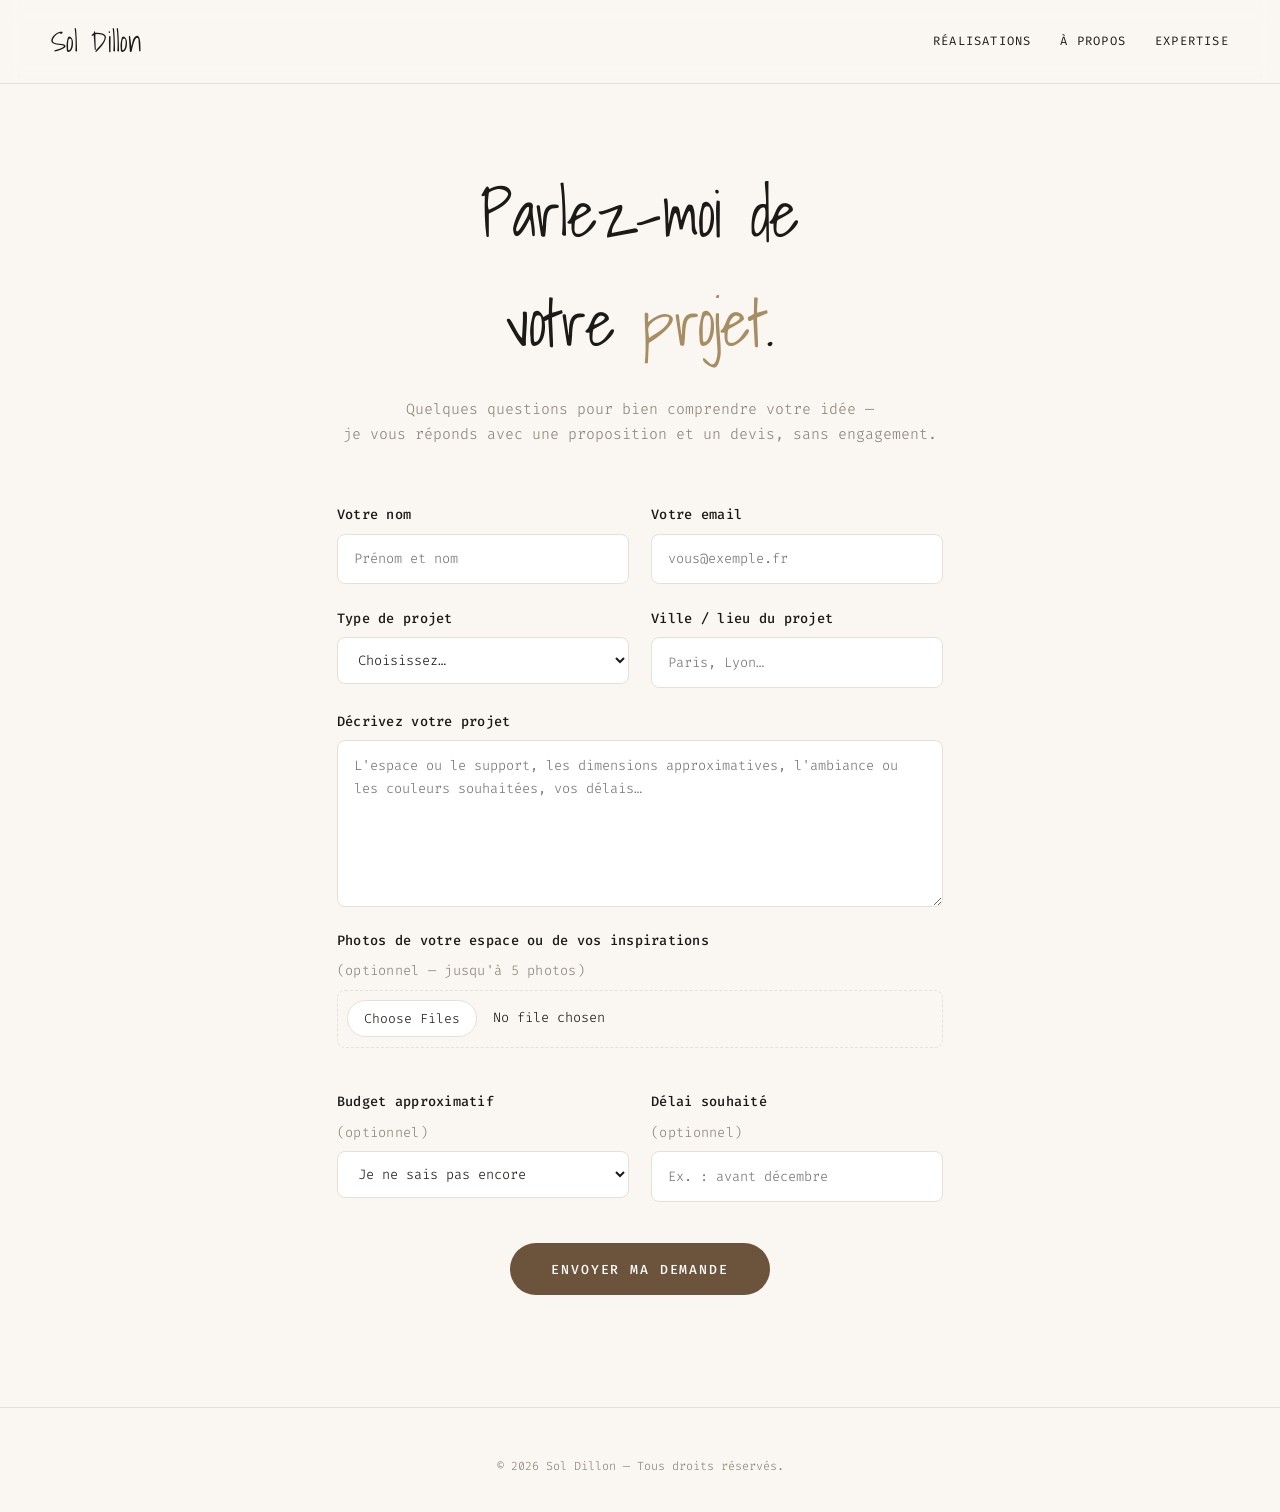
<file: devis.html>
<!DOCTYPE html>
<html lang="fr">
<head>
  <meta charset="UTF-8">
  <meta name="viewport" content="width=device-width, initial-scale=1.0">
  <title>Demander un devis — Sol Dillon</title>
  <meta name="description" content="Décrivez votre projet à Sol Dillon — fresque murale, illustration, design textile ou identité visuelle — et recevez une proposition avec devis, sans engagement.">
  <link rel="canonical" href="https://soldillon.com/devis.html">
  <meta property="og:type" content="website">
  <meta property="og:site_name" content="Sol Dillon">
  <meta property="og:title" content="Demander un devis — Sol Dillon">
  <meta property="og:description" content="Décrivez votre projet et recevez une proposition avec devis, sans engagement.">
  <meta property="og:url" content="https://soldillon.com/devis.html">
  <meta property="og:image" content="https://soldillon.com/assets/trabajos/fresques-station-sucree.jpg">
  <meta property="og:locale" content="fr_FR">
  <link rel="preconnect" href="https://fonts.googleapis.com">
  <link href="https://fonts.googleapis.com/css2?family=Shadows+Into+Light&family=Fira+Code:wght@300;400;500;600&display=swap" rel="stylesheet">
  <link rel="stylesheet" href="css/style.css?v=29">
</head>
<body>

  <header class="nav is-scrolled">
    <a class="nav__logo" href="index.html">Sol Dillon</a>
    <nav class="nav__links">
      <a href="index.html#realisations">Réalisations</a>
      <a href="index.html#apropos">À propos</a>
      <a href="index.html#expertise">Expertise</a>
    </nav>
  </header>

  <main class="devis">
    <h1 class="sec-title">Parlez-moi de<br>votre <em>projet</em>.</h1>
    <p class="devis__sub">Quelques questions pour bien comprendre votre idée —<br>je vous réponds avec une proposition et un devis, sans engagement.</p>

    <form class="devis__form" id="devisForm">
      <div class="devis__row">
        <label>Votre nom
          <input type="text" name="nom" required placeholder="Prénom et nom">
        </label>
        <label>Votre email
          <input type="email" name="email" required placeholder="vous@exemple.fr">
        </label>
      </div>

      <div class="devis__row">
        <label>Type de projet
          <select name="type" required>
            <option value="" disabled selected>Choisissez…</option>
            <option>Fresque murale</option>
            <option>Illustration personnalisée</option>
            <option>Design textile &amp; patterns</option>
            <option>Identité visuelle &amp; packaging</option>
            <option>Peinture / œuvre sur toile</option>
            <option>Autre</option>
          </select>
        </label>
        <label>Ville / lieu du projet
          <input type="text" name="lieu" placeholder="Paris, Lyon…">
        </label>
      </div>

      <label>Décrivez votre projet
        <textarea name="description" rows="6" required placeholder="L'espace ou le support, les dimensions approximatives, l'ambiance ou les couleurs souhaitées, vos délais…"></textarea>
      </label>

      <label>Photos de votre espace ou de vos inspirations <span class="devis__opt">(optionnel — jusqu'à 5 photos)</span>
        <input type="file" name="photos" id="photosInput" accept="image/*" multiple>
        <span class="devis__files" id="filesInfo"></span>
      </label>

      <div class="devis__row">
        <label>Budget approximatif <span class="devis__opt">(optionnel)</span>
          <select name="budget">
            <option value="" selected>Je ne sais pas encore</option>
            <option>Moins de 500 €</option>
            <option>500 – 1 500 €</option>
            <option>1 500 – 3 000 €</option>
            <option>Plus de 3 000 €</option>
          </select>
        </label>
        <label>Délai souhaité <span class="devis__opt">(optionnel)</span>
          <input type="text" name="delai" placeholder="Ex. : avant décembre">
        </label>
      </div>

      <!-- honeypot anti-spam de Formspree -->
      <input type="text" name="_gotcha" style="display:none" tabindex="-1" autocomplete="off">

      <p class="devis__error" id="formError" hidden></p>
      <button type="submit" class="contact__btn devis__submit" id="submitBtn">Envoyer ma demande</button>
    </form>

    <!-- panneau succès (envoi direct) -->
    <div class="devis__result" id="devisSuccess" hidden>
      <h2>Merci&nbsp;! Votre demande est envoyée&nbsp;✨</h2>
      <p>Je reviens vers vous très vite avec une proposition et un devis.<br>
        En attendant, vous pouvez découvrir mon univers sur
        <a href="https://instagram.com/arttsd" target="_blank" rel="noopener">Instagram&nbsp;@ARTTSD</a>.
      </p>
      <a class="contact__btn" href="index.html">Retour au site</a>
    </div>

    <!-- panneau de secours : message à copier (si l'envoi direct échoue) -->
    <div class="devis__result" id="devisResult" hidden>
      <h2>Votre demande est prête&nbsp;✨</h2>
      <p>L'envoi automatique n'a pas fonctionné — copiez le message ci-dessous et envoyez-le à
        <strong id="mailTxt">soldillon@hotmail.com</strong>
        <button type="button" class="devis__copy-mini" id="copyMail">copier l'adresse</button>
        depuis votre messagerie (vous pourrez y joindre vos photos), ou écrivez-moi sur
        <a href="https://instagram.com/arttsd" target="_blank" rel="noopener">Instagram&nbsp;@ARTTSD</a>.
      </p>
      <textarea id="msgOut" rows="12" readonly></textarea>
      <div class="devis__actions">
        <button type="button" class="contact__btn" id="copyMsg">Copier le message</button>
        <a class="devis__mailto" id="mailtoLink" href="#">ou ouvrir dans mon application mail</a>
      </div>
      <p class="devis__copied" id="copiedNote" hidden>Copié&nbsp;! ✔</p>
    </div>
  </main>

  <footer class="footer">
    <p>© <span id="year"></span> Sol Dillon — Tous droits réservés.</p>
  </footer>

  <script>
    /* ── Formspree ──────────────────────────────────────────
       Pegar aquí el ID del formulario de Formspree (el código que
       aparece en la URL del endpoint: https://formspree.io/f/XXXXXXXX).
       Con el ID vacío, el formulario usa el modo "copiar mensaje". */
    const FORMSPREE_ID = 'mljeqydr';
    const EMAIL = 'soldillon@hotmail.com';
    const MAX_FILES = 5;
    const MAX_TOTAL_MB = 10;

    const form = document.getElementById('devisForm');
    const successPanel = document.getElementById('devisSuccess');
    const fallbackPanel = document.getElementById('devisResult');
    const msgOut = document.getElementById('msgOut');
    const errorBox = document.getElementById('formError');
    const submitBtn = document.getElementById('submitBtn');
    const photosInput = document.getElementById('photosInput');
    const filesInfo = document.getElementById('filesInfo');

    photosInput.addEventListener('change', () => {
      const files = [...photosInput.files];
      if (files.length > MAX_FILES) {
        photosInput.value = '';
        filesInfo.textContent = `Maximum ${MAX_FILES} photos, merci !`;
        return;
      }
      const totalMb = files.reduce((s, f) => s + f.size, 0) / 1048576;
      if (totalMb > MAX_TOTAL_MB) {
        photosInput.value = '';
        filesInfo.textContent = `Le total dépasse ${MAX_TOTAL_MB} Mo — réduisez la taille des photos.`;
        return;
      }
      filesInfo.textContent = files.length
        ? `${files.length} photo${files.length > 1 ? 's' : ''} — ${totalMb.toFixed(1)} Mo`
        : '';
    });

    function composeMessage(d) {
      return [
        `Bonjour Sol,`, ``,
        `Je souhaite vous demander un devis pour un projet.`, ``,
        `— Nom : ${d.nom}`,
        `— Email : ${d.email}`,
        `— Type de projet : ${d.type}`,
        d.lieu ? `— Lieu : ${d.lieu}` : null,
        d.budget ? `— Budget approximatif : ${d.budget}` : null,
        d.delai ? `— Délai souhaité : ${d.delai}` : null,
        ``, `Description du projet :`, d.description, ``,
        `Merci d'avance !`,
      ].filter(l => l !== null).join('\n');
    }

    function showFallback(d) {
      msgOut.value = composeMessage(d);
      const subject = encodeURIComponent(`Demande de devis — ${d.type}`);
      document.getElementById('mailtoLink').href =
        `mailto:${EMAIL}?subject=${subject}&body=${encodeURIComponent(msgOut.value)}`;
      form.hidden = true;
      fallbackPanel.hidden = false;
      fallbackPanel.scrollIntoView({ behavior: 'smooth', block: 'start' });
    }

    form.addEventListener('submit', async e => {
      e.preventDefault();
      errorBox.hidden = true;
      const fd = new FormData(form);
      const d = Object.fromEntries(fd.entries());

      if (!FORMSPREE_ID) { showFallback(d); return; }

      fd.append('_subject', `Demande de devis — ${d.type} (${d.nom})`);
      fd.append('message', composeMessage(d));

      submitBtn.disabled = true;
      submitBtn.textContent = 'Envoi en cours…';
      try {
        const res = await fetch(`https://formspree.io/f/${FORMSPREE_ID}`, {
          method: 'POST',
          body: fd,
          headers: { 'Accept': 'application/json' },
        });
        if (res.ok) {
          form.hidden = true;
          successPanel.hidden = false;
          successPanel.scrollIntoView({ behavior: 'smooth', block: 'start' });
        } else {
          const data = await res.json().catch(() => ({}));
          const hasFiles = photosInput.files.length > 0;
          if (hasFiles) {
            /* réintenta sans pièces jointes si le plan ne les accepte pas */
            errorBox.textContent = "Les photos n'ont pas pu être jointes — envoyez le formulaire sans photos, puis transmettez-les par email en réponse.";
            errorBox.hidden = false;
          } else {
            showFallback(d);
          }
        }
      } catch {
        showFallback(d);
      } finally {
        submitBtn.disabled = false;
        submitBtn.textContent = 'Envoyer ma demande';
      }
    });

    function flashCopied() {
      const n = document.getElementById('copiedNote');
      n.hidden = false;
      clearTimeout(flashCopied.t);
      flashCopied.t = setTimeout(() => { n.hidden = true; }, 2200);
    }
    document.getElementById('copyMsg').addEventListener('click', async () => {
      try { await navigator.clipboard.writeText(msgOut.value); } catch { msgOut.select(); document.execCommand('copy'); }
      flashCopied();
    });
    document.getElementById('copyMail').addEventListener('click', async () => {
      try { await navigator.clipboard.writeText(EMAIL); } catch {}
      flashCopied();
    });

    document.getElementById('year').textContent = new Date().getFullYear();
  </script>
</body>
</html>
</file>
<file: css/style.css>
/* ─────────────────────────────────────────────
   María Soldilon — portfolio
   Minimalista: fondo crudo, tinta, 4 acentos.
   ───────────────────────────────────────────── */
:root {
  --bg:   #faf7f2;
  --ink:  #1c1a17;
  --mut:  #8a8478;
  --line: #e6e0d6;
  --acc1: #e2572b;   /* terracota */
  --acc2: #2b5fe2;   /* azul */
  --acc3: #e8b62c;   /* ocre */
  --acc4: #2ba06b;   /* verde */
  --beige: #a68d63;  /* beige para palabras acentuadas */
  --btn:   #6c543c;  /* marrón tierra tomado de los murales de Sol */
  --hand: "Shadows Into Light", "Segoe Script", cursive;
  --sans:  "Fira Code", "SF Mono", Menlo, monospace;
}

* { margin: 0; padding: 0; box-sizing: border-box; }
[hidden] { display: none !important; }
html { scroll-behavior: smooth; }
body {
  background: var(--bg);
  color: var(--ink);
  font-family: var(--sans);
  font-weight: 300; font-size: .93rem;
  line-height: 1.7;
  -webkit-font-smoothing: antialiased;
}
::selection { background: var(--acc3); color: var(--ink); }

/* ── Nav ── */
.nav {
  position: fixed; inset: 0 0 auto 0; z-index: 50;
  display: flex; justify-content: space-between; align-items: center;
  padding: 1.1rem 4vw;
  background: color-mix(in srgb, var(--bg) 82%, transparent);
  backdrop-filter: blur(10px);
  border-bottom: 1px solid transparent;
  transition: border-color .3s;
}
.nav.is-scrolled { border-color: var(--line); }
.nav__logo {
  font-family: var(--hand); font-weight: 400; font-size: 1.75rem;
  color: var(--ink); text-decoration: none; letter-spacing: .01em;
}
.nav__links { display: flex; align-items: center; gap: 1.8rem; }
.nav__links a {
  color: var(--ink); text-decoration: none; font-size: .76rem;
  font-weight: 400; letter-spacing: .1em; text-transform: uppercase;
}
.nav__links a:hover { color: var(--acc1); }
.nav__cta {
  border: 1px solid var(--ink); border-radius: 99px;
  padding: .45rem 1.1rem !important; transition: background .25s, color .25s;
}
.nav__cta:hover { background: var(--ink); color: var(--bg) !important; }

/* ── Hero ── */
.hero {
  display: flex; flex-direction: column; justify-content: center; align-items: center;
  text-align: center; padding: 8.5rem 6vw 1rem; position: relative;
}
.hero__kicker {
  font-size: .8rem; letter-spacing: .35em; text-transform: uppercase;
  color: var(--mut); margin-bottom: 1.1rem;
  animation: rise .9s .1s both cubic-bezier(.2,.7,.2,1);
}
.hero__title {
  font-family: var(--hand); font-weight: 400;
  font-size: clamp(3.6rem, 10.5vw, 8rem);
  line-height: 1; letter-spacing: -.01em;
  animation: rise .9s .25s both cubic-bezier(.2,.7,.2,1);
}
.hero__title em { font-style: normal; color: var(--beige); }
.hero__sub {
  margin-top: 1.3rem; color: var(--mut); font-size: 1.02rem;
  animation: rise .9s .45s both cubic-bezier(.2,.7,.2,1);
}
@keyframes rise { from { opacity: 0; transform: translateY(26px); } to { opacity: 1; transform: none; } }

/* línea de tiempo de personajes bajo el texto del hero */
.hero__timeline {
  margin-top: 3rem;
  display: flex; align-items: flex-end; justify-content: center;
  gap: clamp(.6rem, 2.4vw, 2.6rem);
  padding: 0 3vw .6rem;
  border-bottom: 1px solid var(--line);
  max-width: 96vw;
}
.hero__timeline img {
  height: clamp(150px, 26vw, 340px);
  width: auto; display: block;
  opacity: 0; animation: charIn 1s both cubic-bezier(.2,.7,.2,1);
}
.hero__timeline img:nth-child(2) { height: clamp(130px, 22vw, 290px); }
.hero__caption {
  margin-top: 1.1rem; font-family: var(--hand); font-size: clamp(1.3rem, 2.4vw, 1.9rem);
  color: var(--mut); letter-spacing: .04em;
  animation: rise .9s 1.5s both cubic-bezier(.2,.7,.2,1);
}
.hero__timeline img:nth-child(1) { animation-delay: .55s; }
.hero__timeline img:nth-child(2) { animation-delay: .75s; }
.hero__timeline img:nth-child(3) { animation-delay: .95s; }
@keyframes charIn {
  from { opacity: 0; transform: translateY(18px); }
  to   { opacity: 1; }
}

.hero__scroll {
  margin-top: 2rem;
  display: flex; flex-direction: column; align-items: center; gap: .7rem;
  color: var(--mut); font-size: .72rem; letter-spacing: .2em; text-transform: uppercase;
  animation: rise .9s .8s both cubic-bezier(.2,.7,.2,1);
}

/* ── Secciones ── */
.sec-title {
  font-family: var(--hand); font-weight: 400;
  font-size: clamp(2.6rem, 5.5vw, 4rem); letter-spacing: -.01em;
}
.sec-sub { color: var(--mut); margin-top: .6rem; }

/* ── Réalisations (masonry) ── */
.works { padding: 2rem 6vw 8rem; max-width: 1300px; margin: 0 auto; }
.works__grid {
  margin-top: 3.5rem;
  columns: 3; column-gap: 1.4rem;
}
.cat-nav { margin-top: 2.2rem; display: flex; flex-wrap: wrap; gap: .6rem 1.8rem; }
.cat-nav a {
  font-size: .74rem; letter-spacing: .14em; text-transform: uppercase;
  color: var(--mut); text-decoration: none; padding-bottom: .2rem;
  border-bottom: 1px solid transparent; transition: color .2s, border-color .2s;
}
.cat-nav a:hover { color: var(--ink); border-color: var(--ink); }
.cat { margin-top: 5.5rem; scroll-margin-top: 6rem; }
.cat__title { font-family: var(--hand); font-weight: 400; font-size: clamp(2.1rem, 4.2vw, 3rem); }
.cat__sub { color: var(--mut); margin-top: .2rem; }
.cat .works__grid { margin-top: 2rem; }
.work {
  display: flex; flex-direction: column; gap: .7rem;
  break-inside: avoid; margin: 0 0 2.2rem;
}
.work img {
  width: 100%; height: auto; display: block; border-radius: 6px;
  transition: transform .5s cubic-bezier(.2,.7,.2,1);
}
.work:hover img { transform: translateY(-4px); }
.work figcaption { display: flex; flex-direction: column; gap: .1rem; }
.work figcaption strong { font-weight: 500; font-size: .78rem; letter-spacing: .1em; text-transform: uppercase; }
.work figcaption span { color: var(--mut); font-size: .82rem; }

/* déclinaisons de couleurs (variantes en una línea) */
.variants { margin-top: 2.5rem; display: grid; gap: 3rem; }
.variant { margin: 0; display: flex; flex-direction: column; gap: .7rem; }
.variant__row { display: grid; gap: 1.4rem; grid-template-columns: repeat(3, 1fr); }
.variant__row img {
  width: 100%; height: auto; display: block;
  border-radius: 6px; transition: transform .5s cubic-bezier(.2,.7,.2,1);
}
.variant__row img:hover { transform: translateY(-4px); }
.variant figcaption { display: flex; flex-direction: column; gap: .1rem; }
.variant figcaption strong { font-weight: 500; font-size: .78rem; letter-spacing: .1em; text-transform: uppercase; }
.variant figcaption span { color: var(--mut); font-size: .82rem; }

/* grilla compacta (4 columnas) para series largas */
.works__grid--compact { columns: 4; column-gap: 1.1rem; }
.works__grid--compact .work { margin-bottom: 1.6rem; }
.works__grid--compact .work figcaption strong { font-size: .7rem; }
.works__grid--compact .work figcaption span { font-size: .76rem; }

/* dos imágenes verticales lado a lado en una tarjeta */
.work__pair { display: grid; grid-template-columns: 1fr 1fr; gap: .6rem; }
.work__pair img { border-radius: 6px; }

/* ── À propos ── */
.about {
  padding: 7rem 6vw; max-width: 1100px; margin: 0 auto;
  display: grid; grid-template-columns: 2fr 3fr; gap: 4rem;
  align-items: center; border-top: 1px solid var(--line);
}
.about__photo { margin: 0; }
.about__photo img { width: 100%; height: auto; display: block; border-radius: 6px; }
.about__text p { color: var(--mut); margin-top: 1.1rem; max-width: 54ch; }
.about__text .sec-title { margin-bottom: .6rem; }

/* ── Servicios ── */
.services { padding: 7rem 6vw 8rem; max-width: 1300px; margin: 0 auto; border-top: 1px solid var(--line); }
.services__grid {
  margin-top: 3.5rem;
  display: grid; grid-template-columns: repeat(3, 1fr); gap: 1.4rem;
}
.service--star { grid-column: 1 / -1; }
.service {
  border: 1px solid var(--line); border-radius: 8px; padding: 2.2rem 1.8rem;
  display: flex; flex-direction: column; gap: .9rem;
}
.service h3 { font-family: var(--sans); font-weight: 500; font-size: .95rem; letter-spacing: .14em; text-transform: uppercase; }
.service p { color: var(--mut); font-size: .93rem; }
.service--star { background: var(--ink); color: var(--bg); border-color: var(--ink); }
.service--star p { color: color-mix(in srgb, var(--bg) 72%, transparent); }
.service__tag {
  align-self: flex-start; font-size: .68rem; letter-spacing: .22em; text-transform: uppercase;
  color: var(--acc3); border: 1px solid color-mix(in srgb, var(--acc3) 60%, transparent);
  padding: .3rem .8rem; border-radius: 99px;
}

.steps {
  margin-top: 4.5rem; display: flex; justify-content: center; gap: clamp(2rem, 8vw, 7rem);
  text-align: center;
}
.step span {
  font-family: var(--hand); font-size: 2.6rem; color: var(--beige);
  display: block; margin-bottom: .4rem;
}
.step p { font-size: .88rem; color: var(--mut); }

/* ── Contacto ── */
.contact {
  padding: 9rem 6vw; text-align: center;
  border-top: 1px solid var(--line);
}
.contact__title {
  font-family: var(--hand); font-weight: 400;
  font-size: clamp(3rem, 7.5vw, 5.6rem); line-height: 1.05; letter-spacing: -.01em;
}
.contact__sub { color: var(--mut); margin-top: 1.4rem; }
.contact__btn {
  display: inline-block; margin-top: 2.6rem;
  background: var(--btn); color: #fff; text-decoration: none;
  font-weight: 500; font-size: .82rem; letter-spacing: .14em; text-transform: uppercase;
  padding: 1.1rem 2.6rem; border-radius: 99px;
  transition: transform .25s, box-shadow .25s;
}
.contact__btn:hover { transform: translateY(-3px); box-shadow: 0 14px 34px color-mix(in srgb, var(--btn) 35%, transparent); }
.contact__links { margin-top: 2.2rem; color: var(--mut); font-size: .9rem; display: flex; gap: .8rem; justify-content: center; }
.contact__links a { color: var(--ink); text-decoration: none; border-bottom: 1px solid var(--line); }
.contact__links a:hover { border-color: var(--ink); }

.footer { padding: 3rem 6vw 2.2rem; text-align: center; color: var(--mut); font-size: .74rem; border-top: 1px solid var(--line); }
.footer__links { margin-bottom: .9rem; font-size: .8rem; display: flex; gap: .8rem; justify-content: center; }
.footer__links a { color: var(--ink); text-decoration: none; border-bottom: 1px solid var(--line); }
.footer__links a:hover { border-color: var(--ink); }

/* ── Page devis ── */
.devis { max-width: 760px; margin: 0 auto; padding: 10rem 6vw 7rem; }
.devis .sec-title { text-align: center; }
.devis .sec-title em { font-style: normal; color: var(--beige); }
.devis__sub { text-align: center; color: var(--mut); margin: 1.2rem 0 3.5rem; }
.devis__form { display: flex; flex-direction: column; gap: 1.4rem; }
.devis__row { display: grid; grid-template-columns: 1fr 1fr; gap: 1.4rem; }
.devis__form label {
  display: flex; flex-direction: column; gap: .45rem;
  font-size: .85rem; font-weight: 500; letter-spacing: .02em;
}
.devis__opt { color: var(--mut); font-weight: 300; }
.devis__form input, .devis__form select, .devis__form textarea {
  font: inherit; font-weight: 300; color: var(--ink);
  background: #fff; border: 1px solid var(--line); border-radius: 8px;
  padding: .8rem 1rem; outline: none; transition: border-color .2s;
}
.devis__form input:focus, .devis__form select:focus, .devis__form textarea:focus {
  border-color: var(--acc1);
}
.devis__form textarea { resize: vertical; }
.devis__submit { align-self: center; margin-top: 1.2rem; border: none; cursor: pointer; font-family: var(--sans); }
.devis__result { text-align: center; }
.devis__result h2 { font-family: var(--hand); font-weight: 400; font-size: 2.6rem; margin-bottom: 1rem; }
.devis__result p { color: var(--mut); max-width: 46ch; margin: 0 auto 1.6rem; }
.devis__result textarea {
  width: 100%; font: inherit; font-weight: 300; font-size: .9rem; color: var(--ink);
  background: #fff; border: 1px solid var(--line); border-radius: 8px;
  padding: 1rem 1.2rem; resize: vertical;
}
.devis__actions { margin-top: 1.6rem; display: flex; flex-direction: column; align-items: center; gap: 1rem; }
.devis__actions .contact__btn { margin-top: 0; border: none; cursor: pointer; font-family: var(--sans); }
.devis__mailto { color: var(--mut); font-size: .85rem; }
.devis__copy-mini {
  font: inherit; font-size: .75rem; color: var(--acc2);
  background: none; border: 1px solid var(--line); border-radius: 99px;
  padding: .15rem .7rem; cursor: pointer; margin: 0 .3rem;
}
.devis__copied { color: var(--acc4); font-weight: 500; margin-top: 1rem; }
.devis__form input[type="file"] {
  padding: .6rem; background: transparent; border-style: dashed; cursor: pointer;
}
.devis__form input[type="file"]::file-selector-button {
  font: inherit; font-size: .82rem; color: var(--ink);
  background: #fff; border: 1px solid var(--line); border-radius: 99px;
  padding: .4rem 1rem; margin-right: 1rem; cursor: pointer;
}
.devis__files { color: var(--mut); font-weight: 300; font-size: .8rem; min-height: 1em; }
.devis__error {
  text-align: center; color: var(--acc1); font-size: .9rem;
  border: 1px solid color-mix(in srgb, var(--acc1) 40%, transparent);
  border-radius: 8px; padding: .8rem 1.2rem;
}

/* ── Reveal on scroll ── */
.reveal { opacity: 0; transform: translateY(30px); transition: opacity .8s cubic-bezier(.2,.7,.2,1), transform .8s cubic-bezier(.2,.7,.2,1); }
.reveal.is-in { opacity: 1; transform: none; }

/* ── Responsive ── */
@media (max-width: 1100px) {
  .works__grid { columns: 2; }
  .works__grid--compact { columns: 3; }
  .variant__row { grid-template-columns: 1fr; }
}
@media (max-width: 820px) {
  .nav__links a:not(.nav__cta) { display: none; }
  .hero__sub br { display: none; }
  .works__grid { columns: 1; }
  .works__grid--compact { columns: 2; }
  .services__grid { grid-template-columns: 1fr; }
  .about { grid-template-columns: 1fr; gap: 2.5rem; }
  .about__photo { max-width: 420px; }
  .devis__row { grid-template-columns: 1fr; }
  .variant__row { grid-template-columns: repeat(2, 1fr); }
  .steps { flex-direction: column; gap: 2rem; }
}
@media (prefers-reduced-motion: reduce) {
  html { scroll-behavior: auto; }
  .reveal, .hero__kicker, .hero__title, .hero__sub { animation: none; transition: none; opacity: 1; transform: none; }
}
</file>
